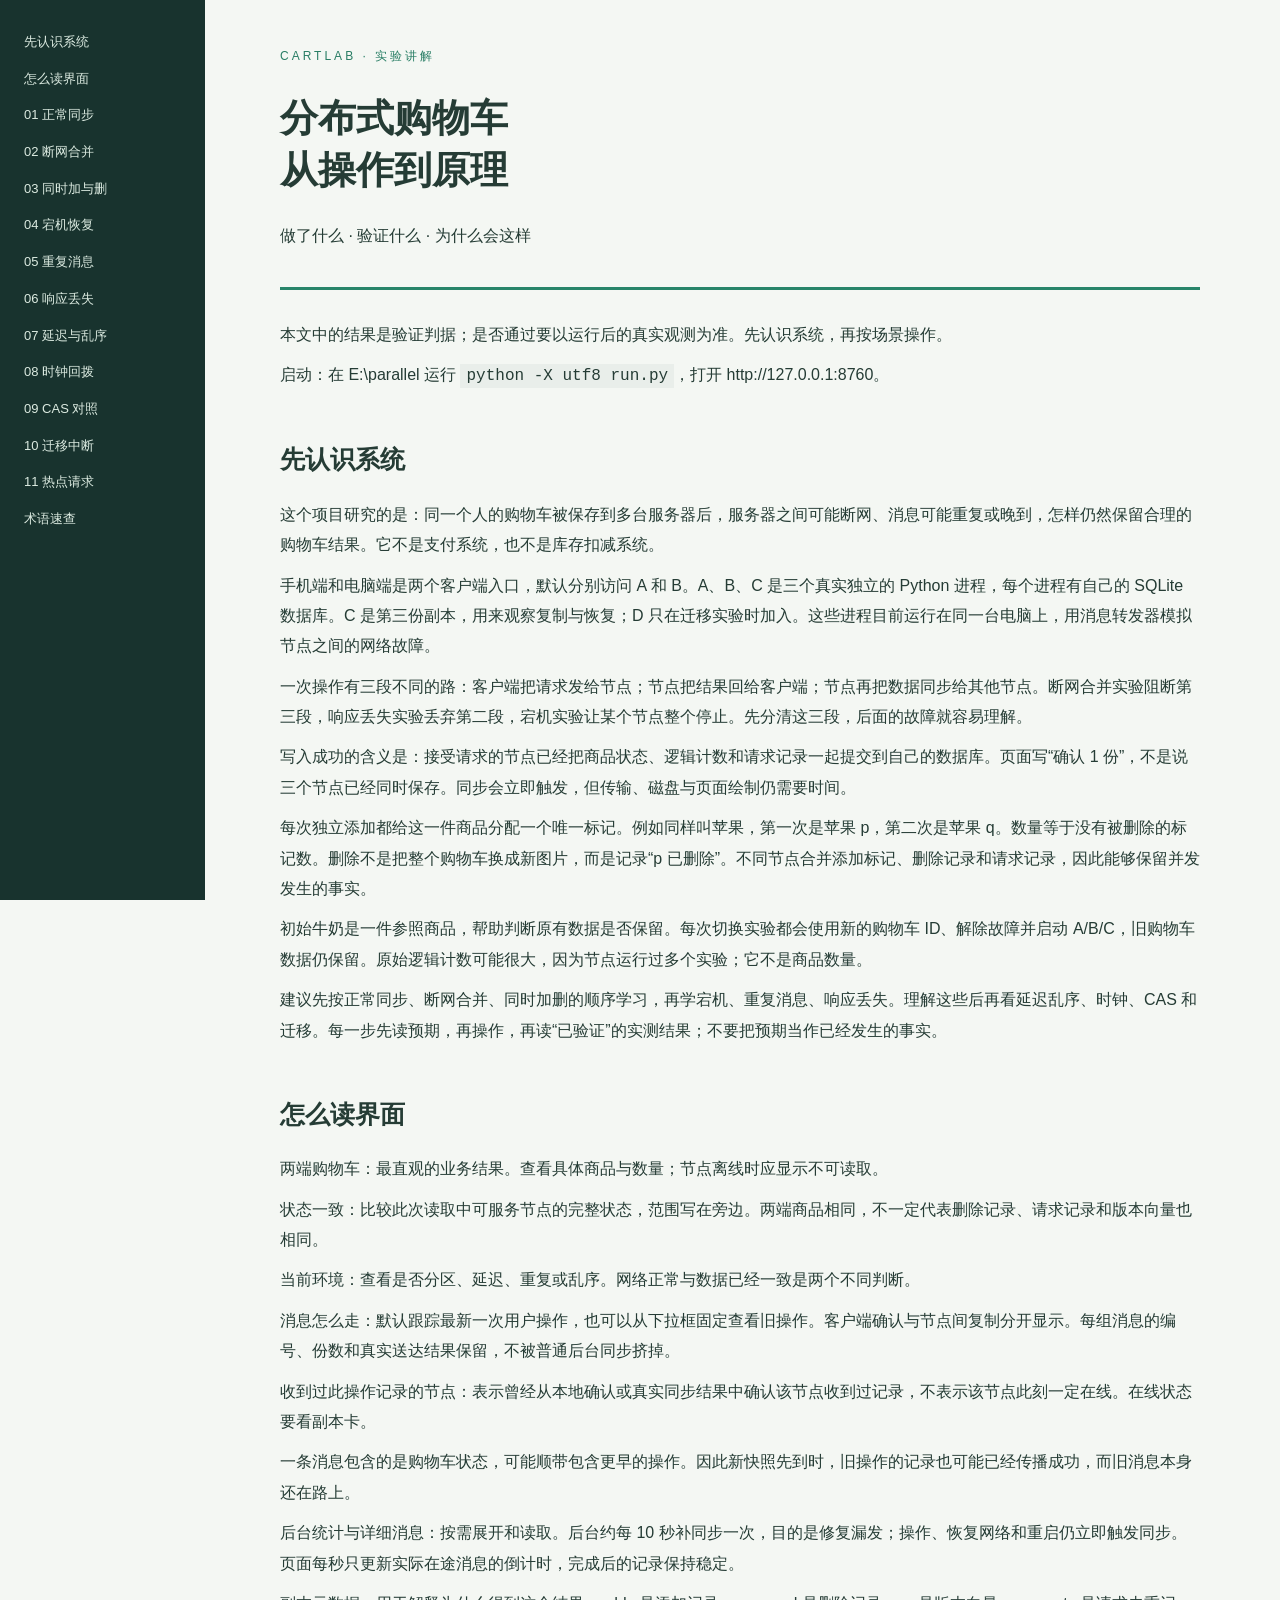
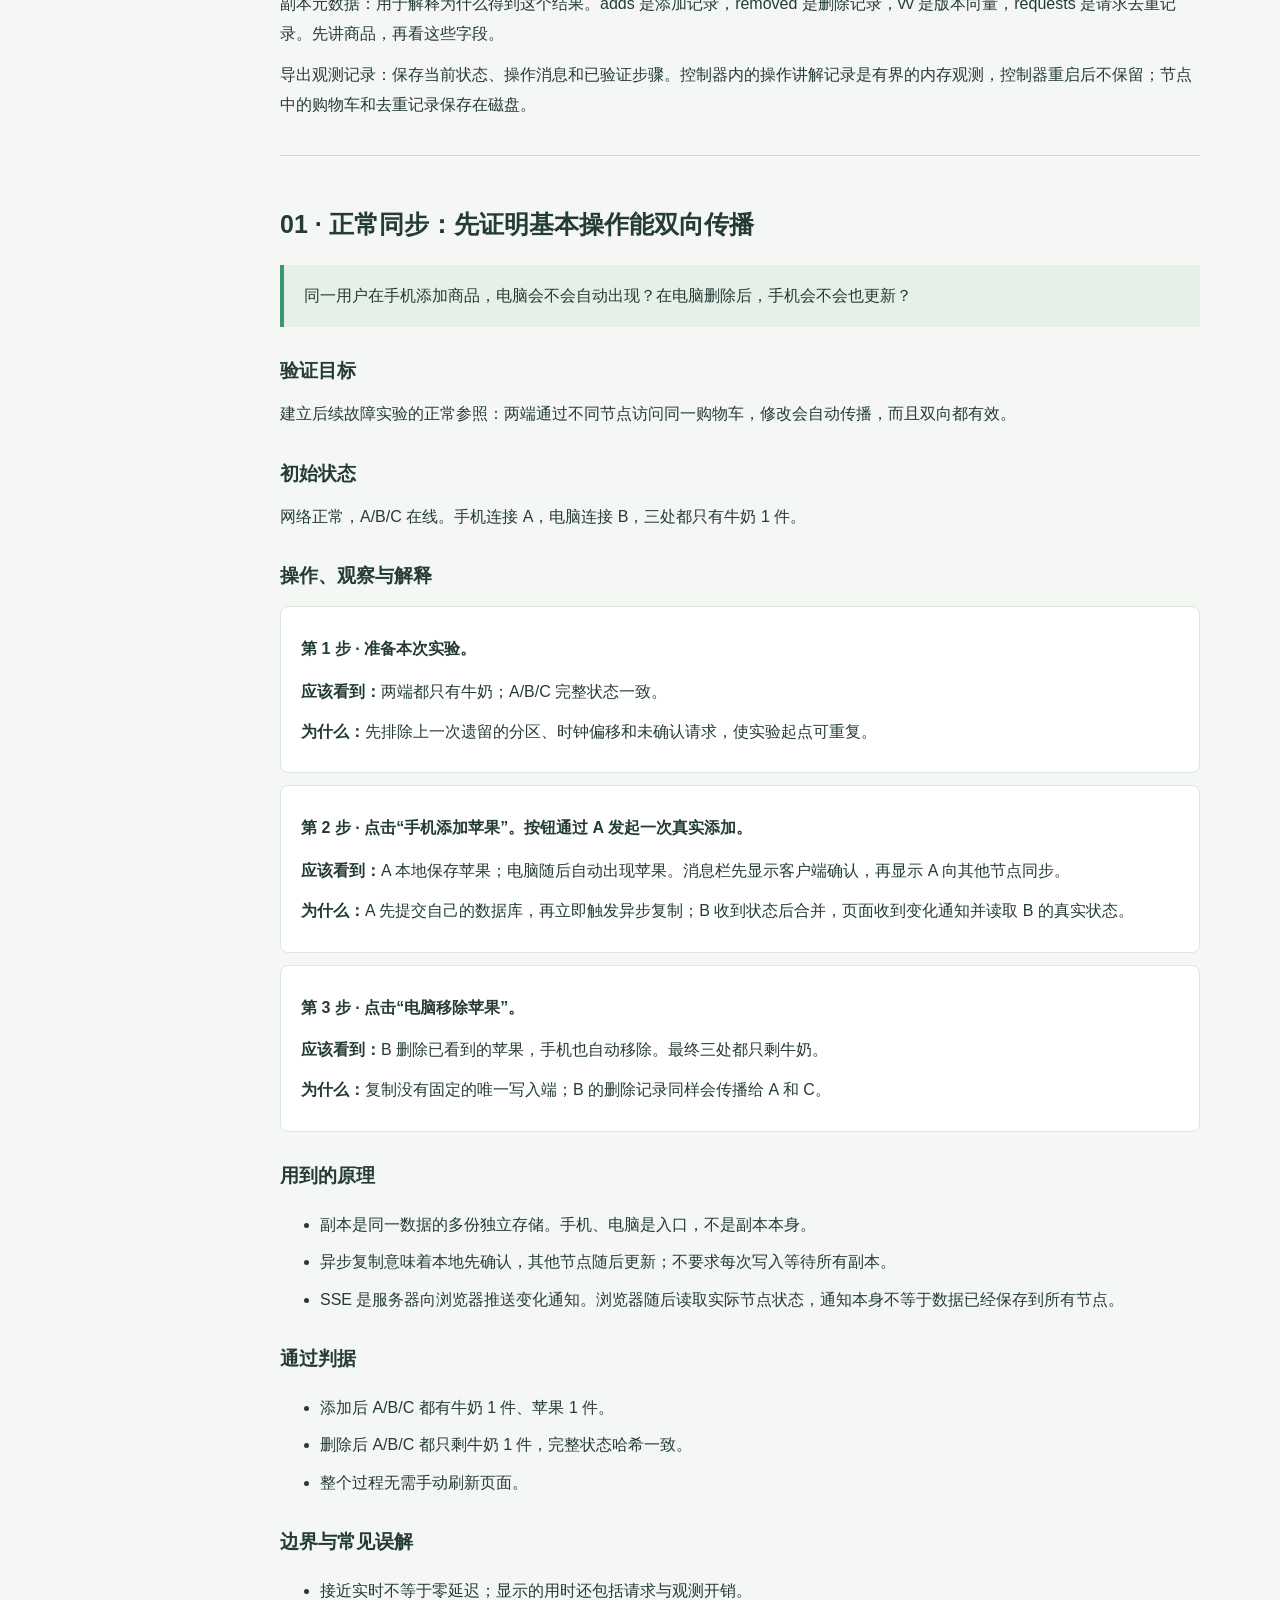
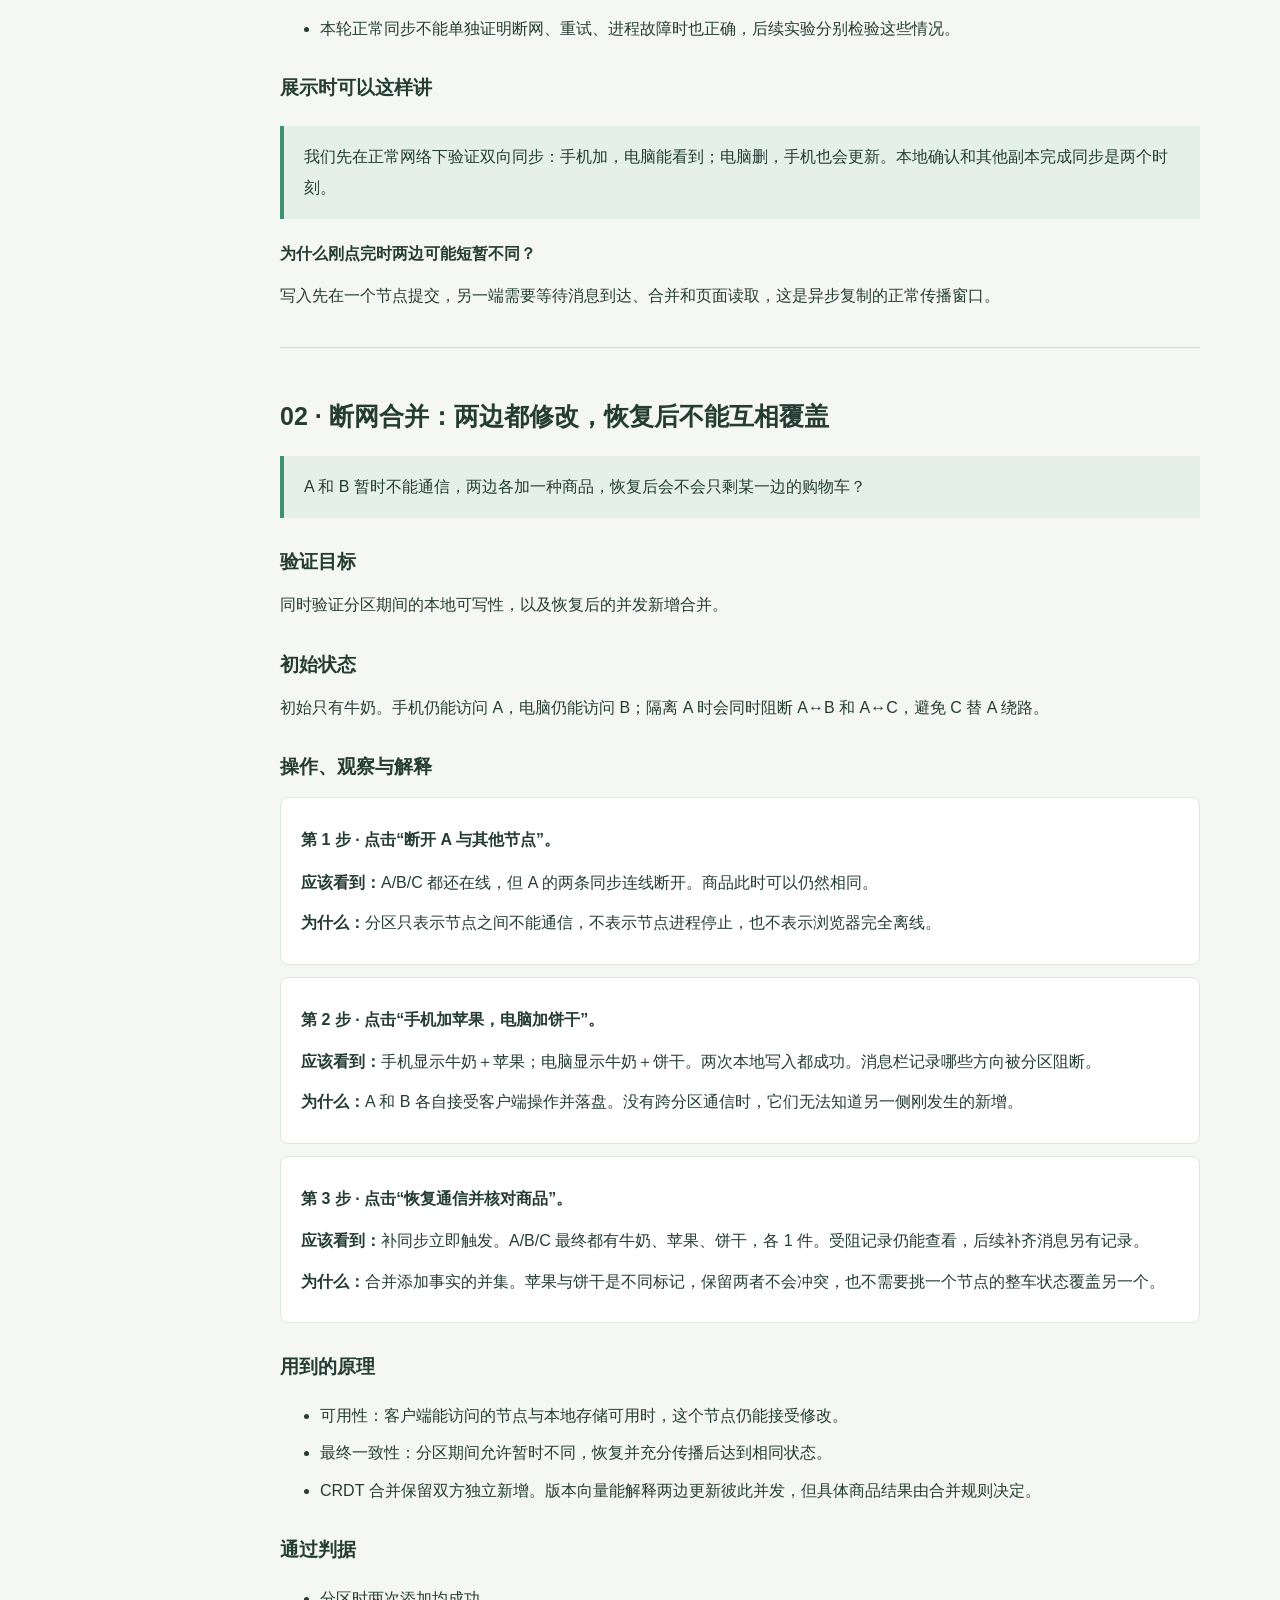
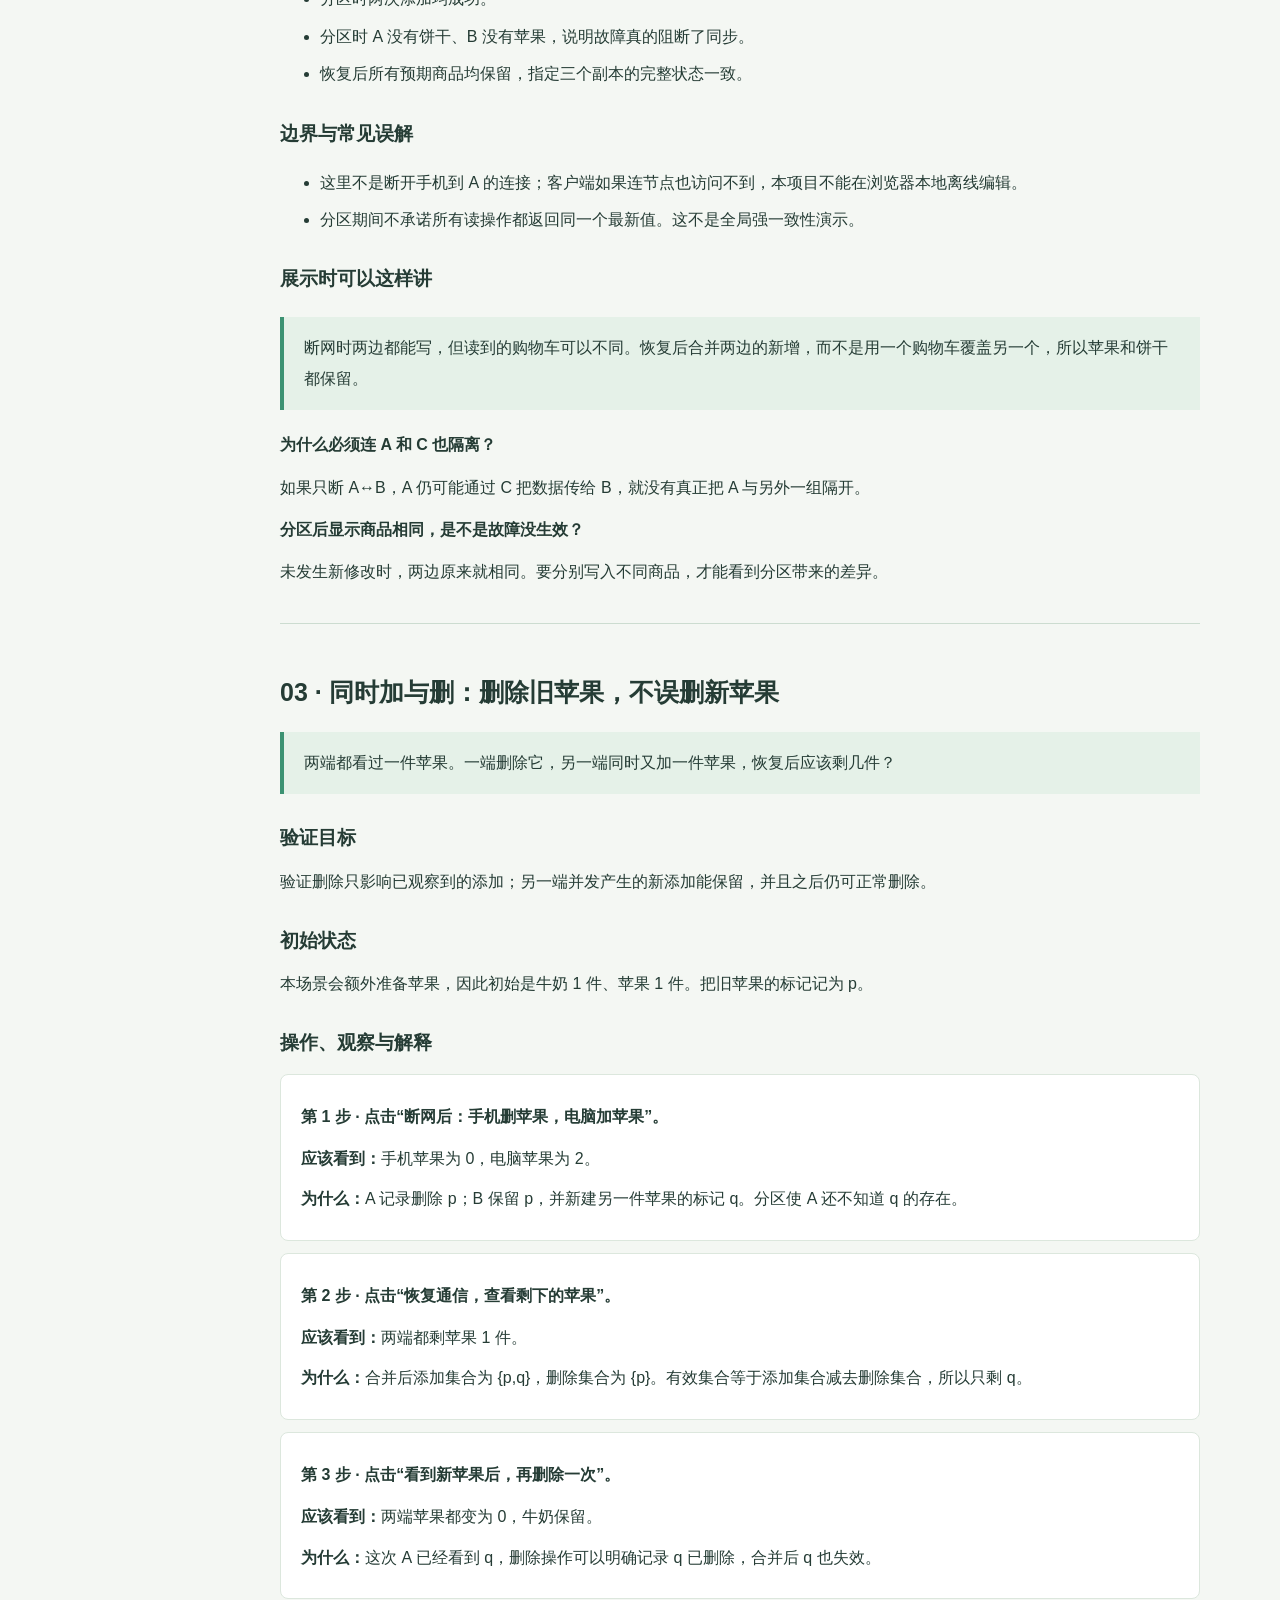
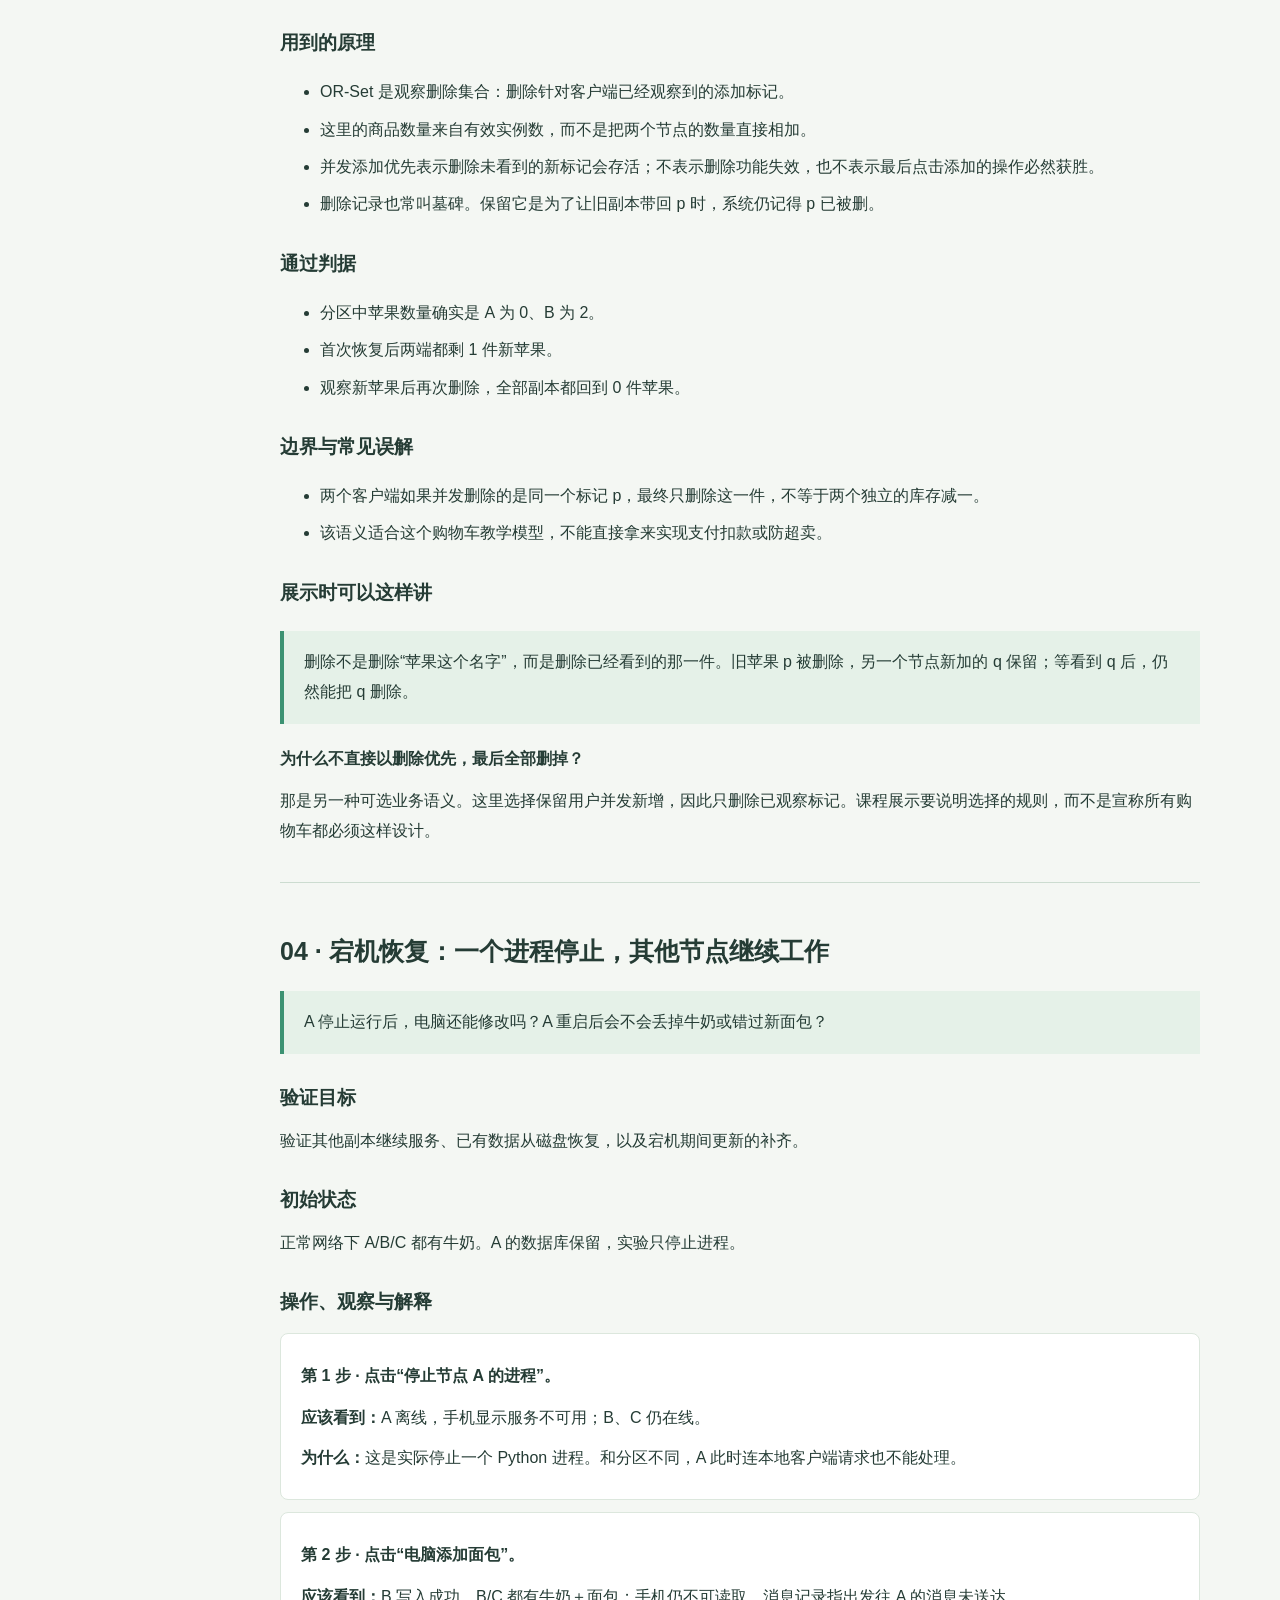
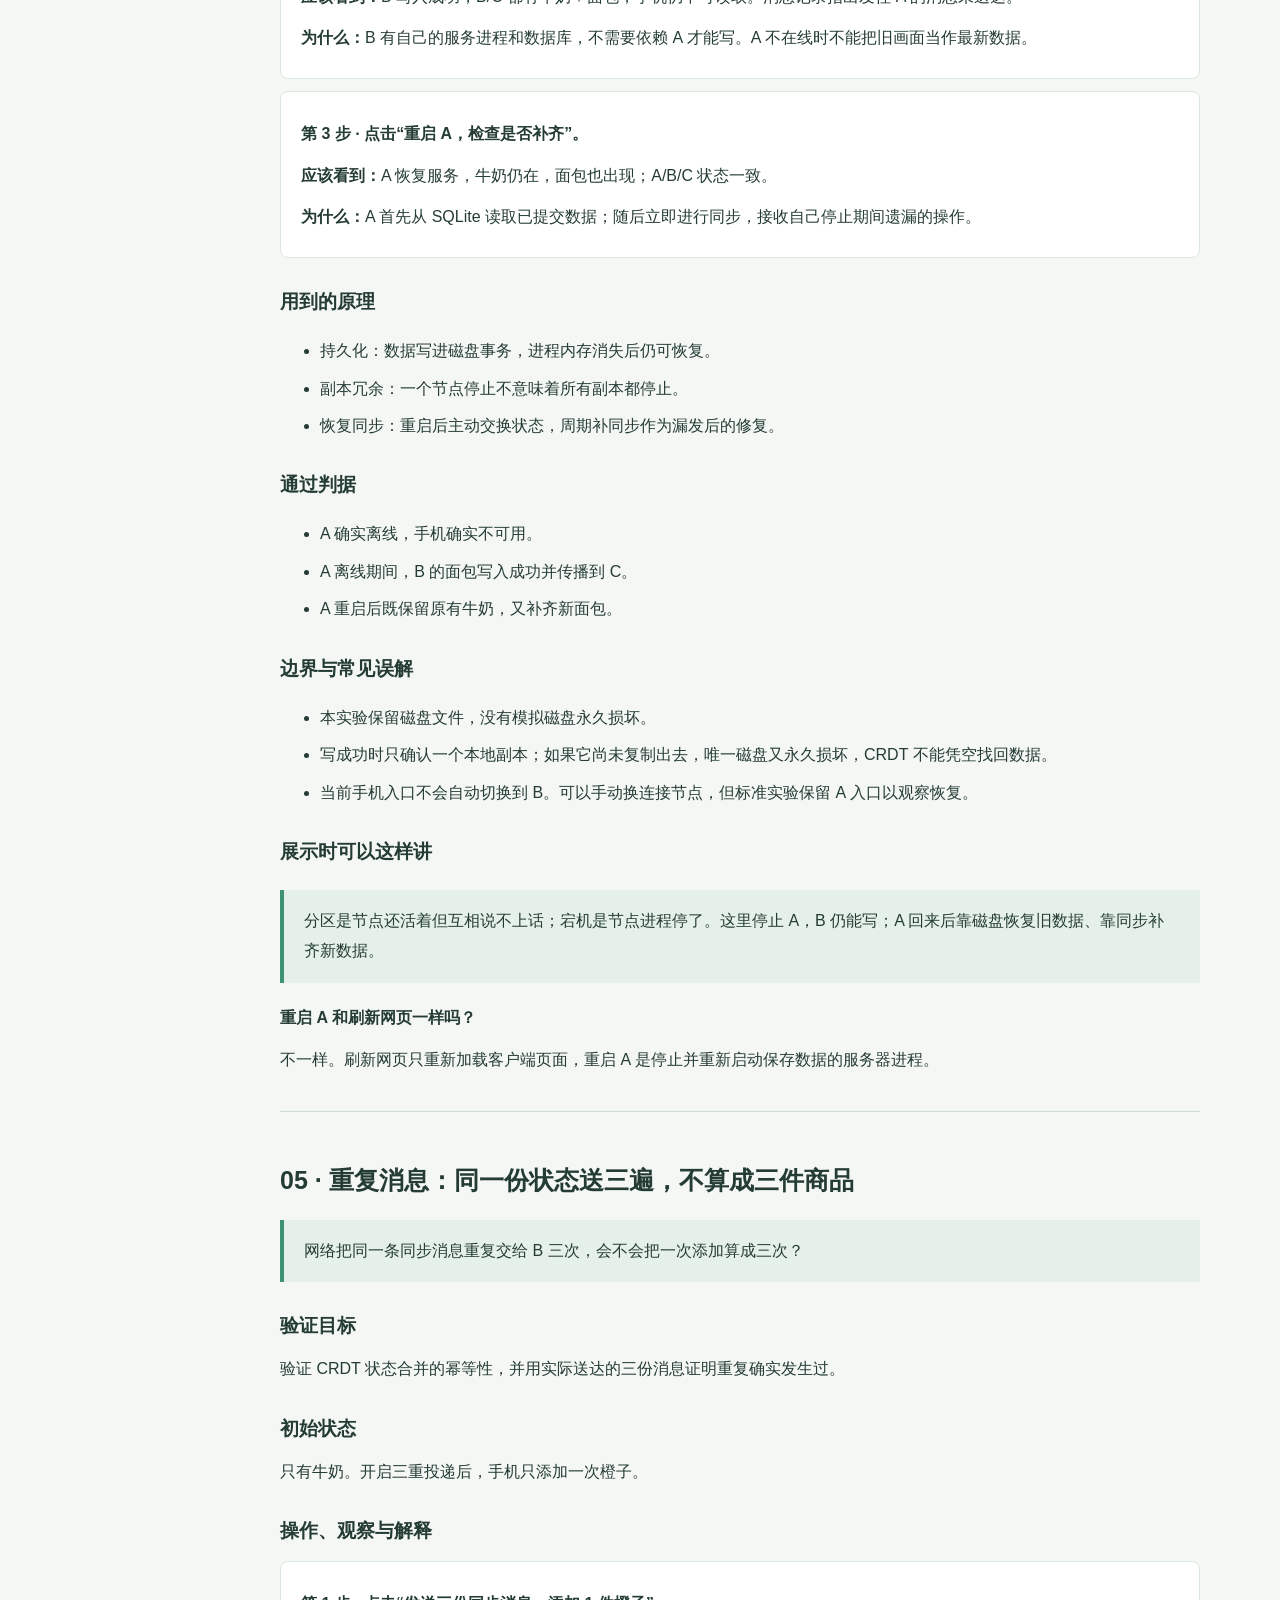
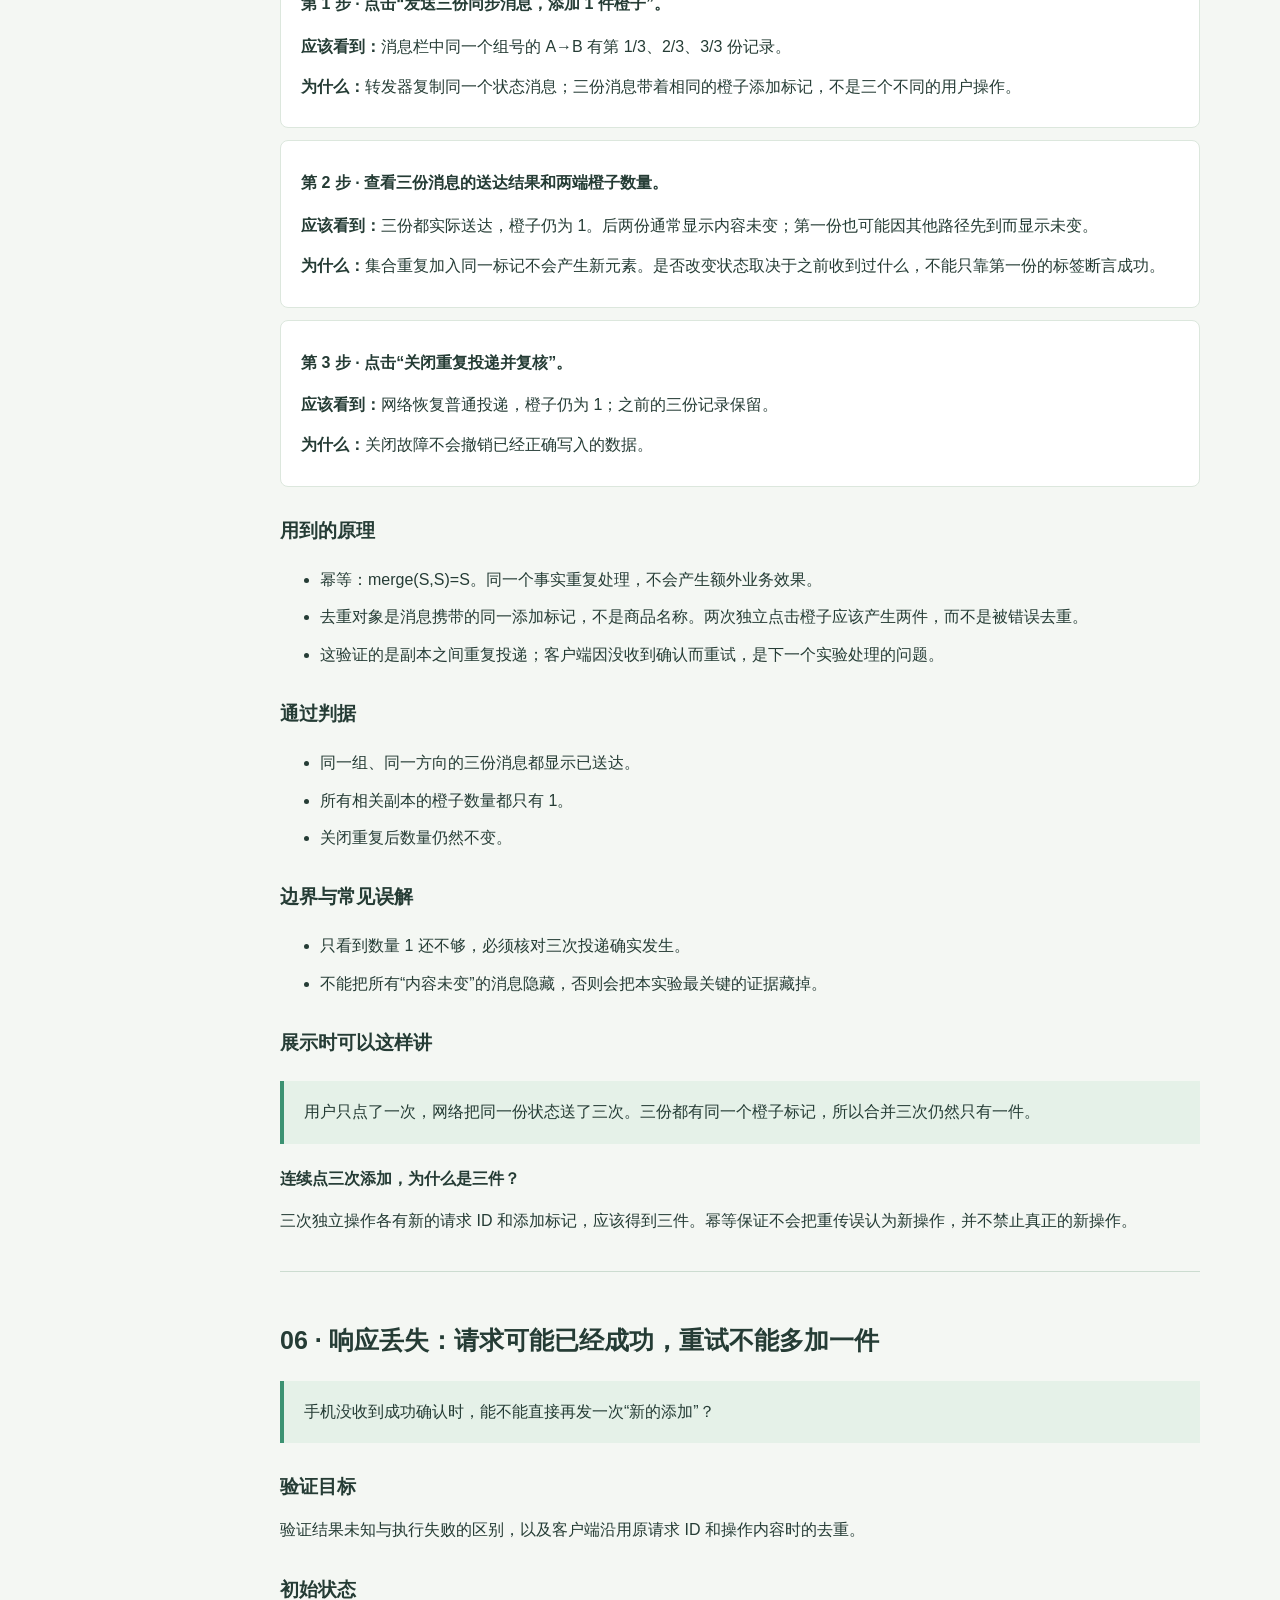
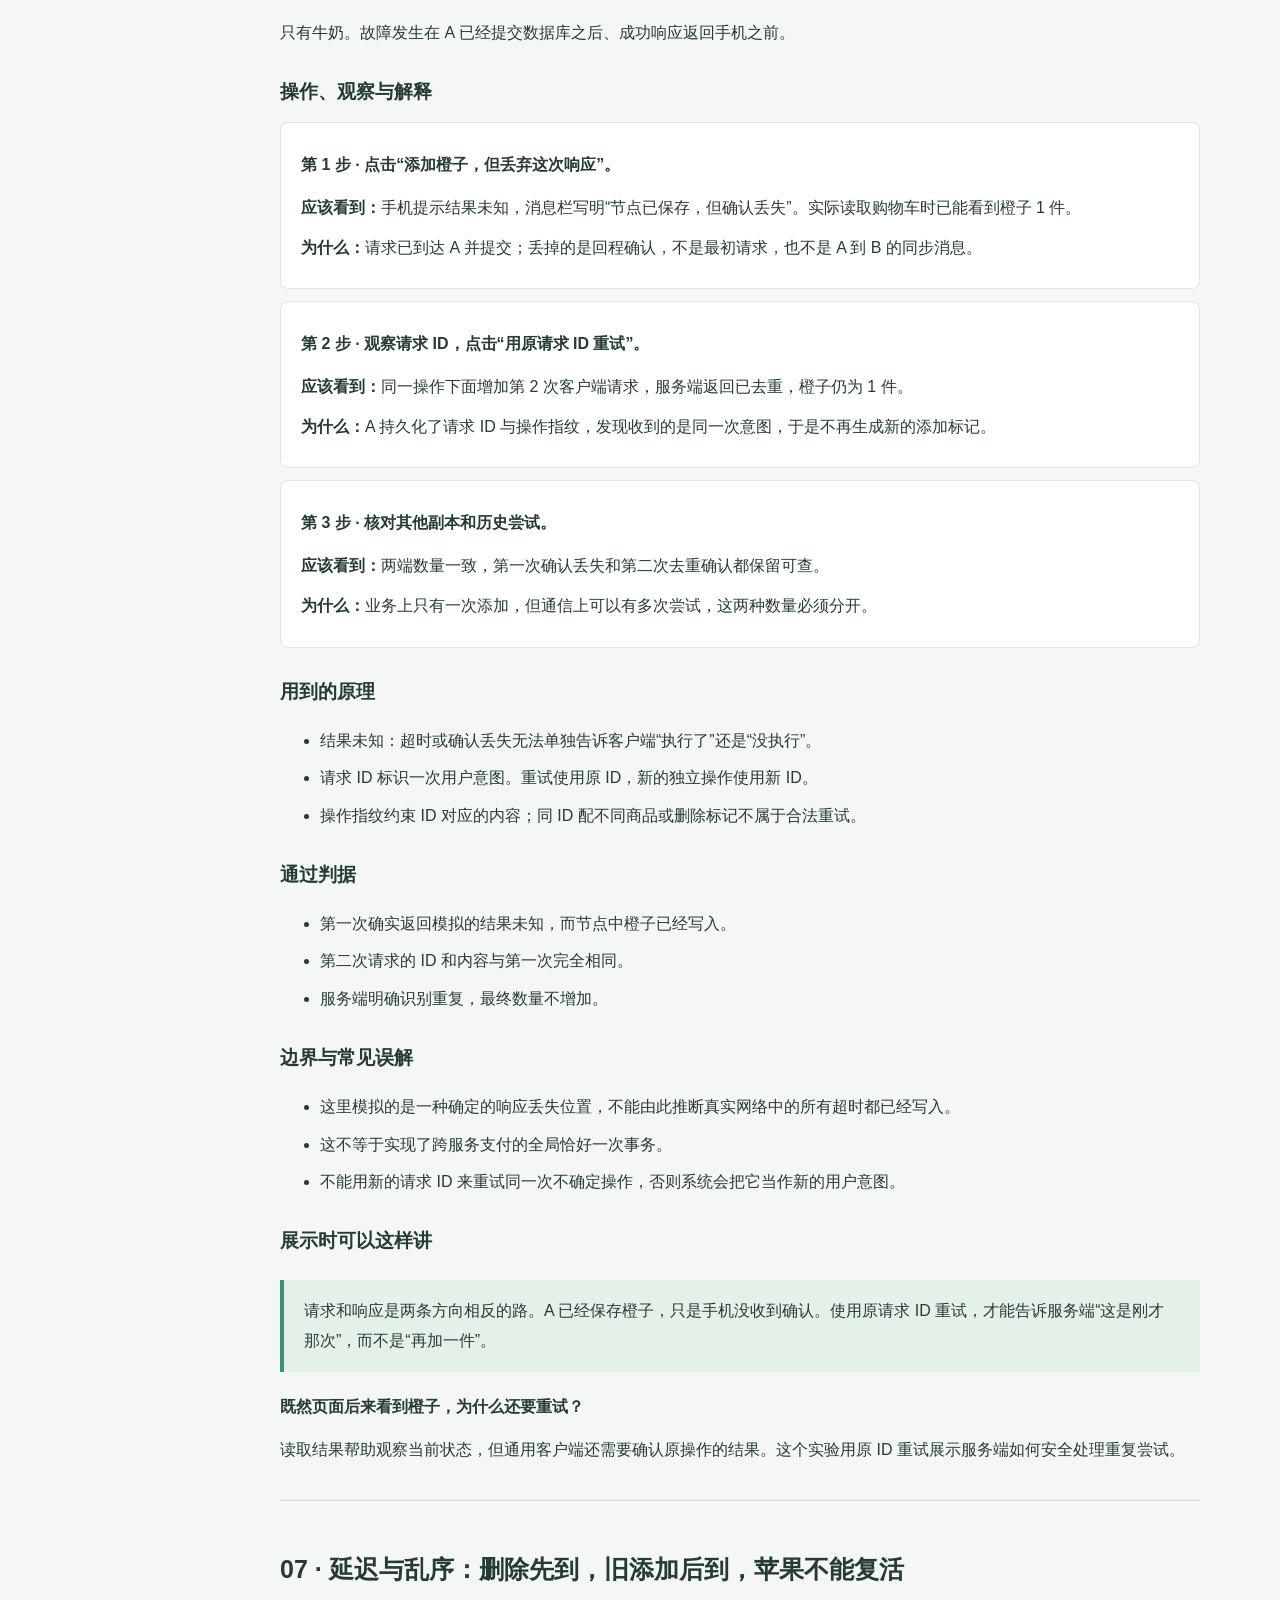
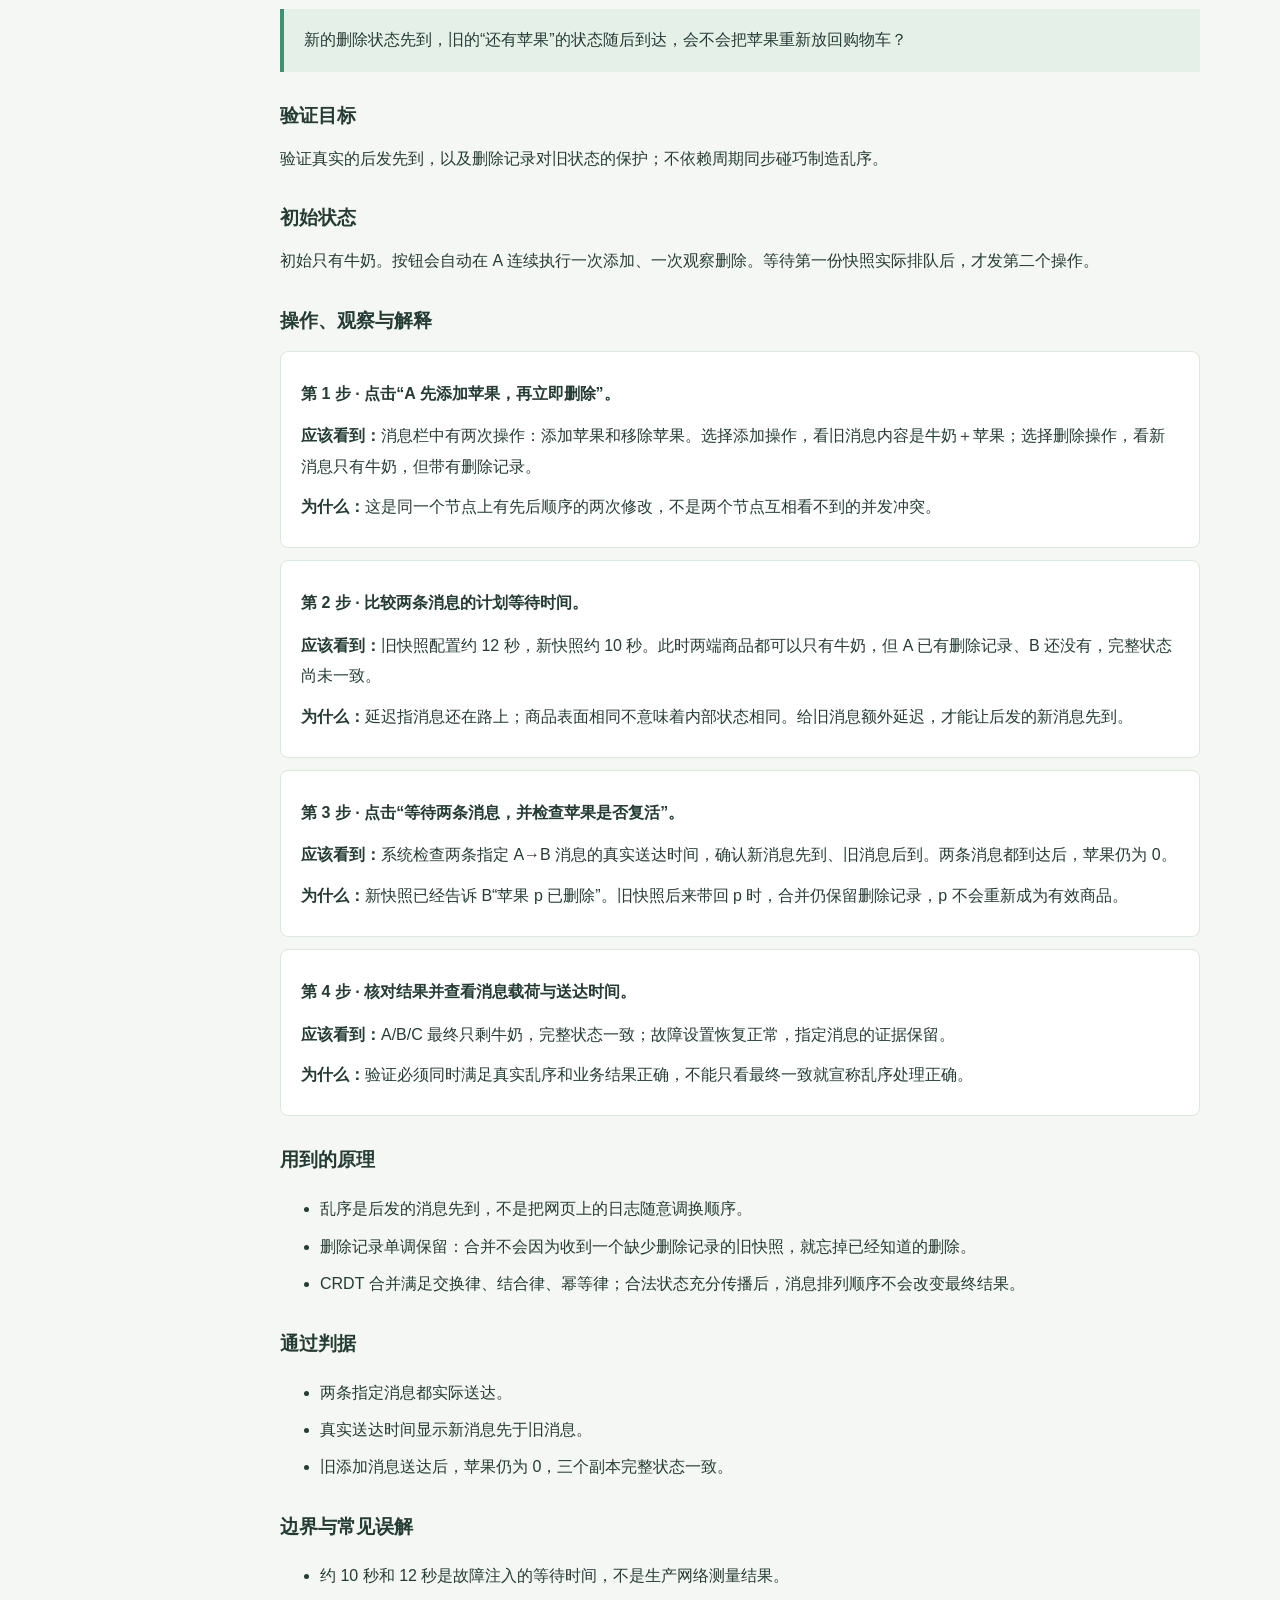
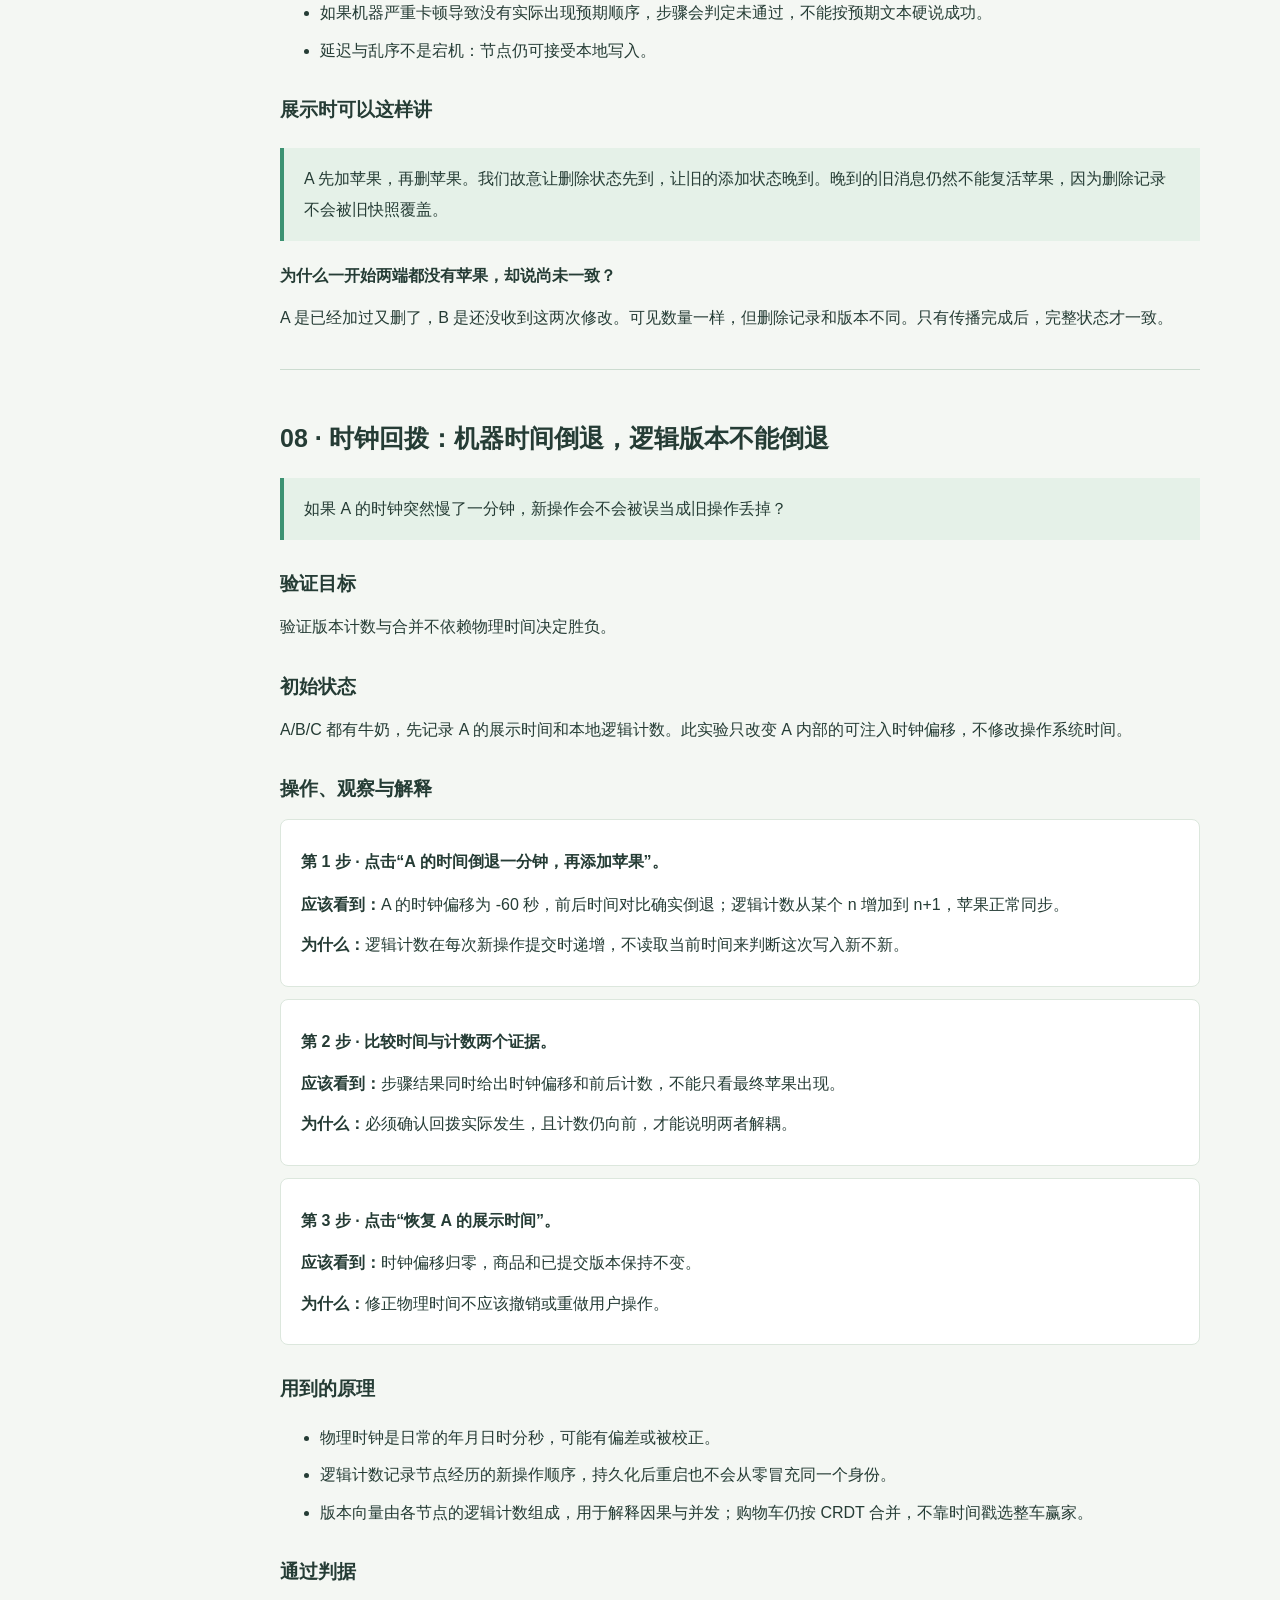
<file: docs/实验讲解详解.html>
<!doctype html><html lang='zh-CN'><head><meta charset='utf-8'><meta name='viewport' content='width=device-width,initial-scale=1'><title>CartLab · 实验讲解详解</title><style>
body{margin:0;font:16px/1.9 'Segoe UI','Microsoft YaHei',sans-serif;color:#253c35;background:#f4f7f3}
nav{position:fixed;width:205px;height:100vh;overflow:auto;padding:24px;box-sizing:border-box;background:#18332e}
nav a{display:block;color:#dcebe1;text-decoration:none;font-size:13px;padding:6px 0}main{max-width:920px;margin:0 auto 0 240px;padding:35px 40px 80px}
header{border-bottom:3px solid #278469;margin-bottom:30px;padding-bottom:25px}h1{font-size:38px;line-height:1.35}
.eyebrow{color:#287d64;letter-spacing:3px;font-size:12px}h2{font-size:25px;margin-top:50px;line-height:1.5;scroll-margin:20px}
h3{font-size:19px;margin:26px 0 9px}h4{font-size:16px;margin:12px 0}p{margin:10px 0}li{margin:7px 0}
.question,blockquote{background:#e5f1e8;border-left:4px solid #3c9272;padding:16px 20px;margin:20px 0}
.step{background:#fff;border:1px solid #dce7dd;border-radius:8px;padding:15px 20px;margin:12px 0}
table{border-collapse:collapse;width:100%;font-size:14px}th,td{border:1px solid #d5dfd7;text-align:left;padding:12px;vertical-align:top}th{background:#e7f0e8}
code{background:#e9eeea;padding:3px 6px;overflow-wrap:anywhere}.experiment{border-top:1px solid #ccdcd0;margin-top:35px}
@media(max-width:850px){nav{position:static;width:auto;height:auto;display:flex;flex-wrap:wrap;gap:8px 16px;padding:18px}main{margin:0;padding:24px}h1{font-size:30px}}
@media print{nav{display:none}body{background:white;color:#111;font-size:11pt}main{margin:0;padding:0;max-width:none}h2{break-before:page;margin-top:0}.step,blockquote,tr{break-inside:avoid}h3,h4{break-after:avoid}a{color:inherit}.experiment{border:0}.question{background:#f4f4f4}@page{size:A4;margin:18mm}}
</style></head><body><nav><a href='#start'>先认识系统</a><a href='#screen'>怎么读界面</a><a href='#normal'>01 正常同步</a><a href='#partition'>02 断网合并</a><a href='#conflict'>03 同时加与删</a><a href='#crash'>04 宕机恢复</a><a href='#duplicate'>05 重复消息</a><a href='#retry'>06 响应丢失</a><a href='#delay'>07 延迟与乱序</a><a href='#clock'>08 时钟回拨</a><a href='#cas'>09 CAS 对照</a><a href='#migration'>10 迁移中断</a><a href='#hotspot'>11 热点请求</a><a href='#terms'>术语速查</a></nav><main><header><p class='eyebrow'>CARTLAB · 实验讲解</p><h1>分布式购物车<br>从操作到原理</h1><p>做了什么 · 验证什么 · 为什么会这样</p></header>
<p>本文中的结果是验证判据；是否通过要以运行后的真实观测为准。先认识系统，再按场景操作。</p>
<p>启动：在 E:\parallel 运行 <code>python -X utf8 run.py</code>，打开 http://127.0.0.1:8760。</p>
<h2 id='start'>先认识系统</h2>
<p>这个项目研究的是：同一个人的购物车被保存到多台服务器后，服务器之间可能断网、消息可能重复或晚到，怎样仍然保留合理的购物车结果。它不是支付系统，也不是库存扣减系统。</p>
<p>手机端和电脑端是两个客户端入口，默认分别访问 A 和 B。A、B、C 是三个真实独立的 Python 进程，每个进程有自己的 SQLite 数据库。C 是第三份副本，用来观察复制与恢复；D 只在迁移实验时加入。这些进程目前运行在同一台电脑上，用消息转发器模拟节点之间的网络故障。</p>
<p>一次操作有三段不同的路：客户端把请求发给节点；节点把结果回给客户端；节点再把数据同步给其他节点。断网合并实验阻断第三段，响应丢失实验丢弃第二段，宕机实验让某个节点整个停止。先分清这三段，后面的故障就容易理解。</p>
<p>写入成功的含义是：接受请求的节点已经把商品状态、逻辑计数和请求记录一起提交到自己的数据库。页面写“确认 1 份”，不是说三个节点已经同时保存。同步会立即触发，但传输、磁盘与页面绘制仍需要时间。</p>
<p>每次独立添加都给这一件商品分配一个唯一标记。例如同样叫苹果，第一次是苹果 p，第二次是苹果 q。数量等于没有被删除的标记数。删除不是把整个购物车换成新图片，而是记录“p 已删除”。不同节点合并添加标记、删除记录和请求记录，因此能够保留并发发生的事实。</p>
<p>初始牛奶是一件参照商品，帮助判断原有数据是否保留。每次切换实验都会使用新的购物车 ID、解除故障并启动 A/B/C，旧购物车数据仍保留。原始逻辑计数可能很大，因为节点运行过多个实验；它不是商品数量。</p>
<p>建议先按正常同步、断网合并、同时加删的顺序学习，再学宕机、重复消息、响应丢失。理解这些后再看延迟乱序、时钟、CAS 和迁移。每一步先读预期，再操作，再读“已验证”的实测结果；不要把预期当作已经发生的事实。</p>
<h2 id='screen'>怎么读界面</h2>
<p>两端购物车：最直观的业务结果。查看具体商品与数量；节点离线时应显示不可读取。</p>
<p>状态一致：比较此次读取中可服务节点的完整状态，范围写在旁边。两端商品相同，不一定代表删除记录、请求记录和版本向量也相同。</p>
<p>当前环境：查看是否分区、延迟、重复或乱序。网络正常与数据已经一致是两个不同判断。</p>
<p>消息怎么走：默认跟踪最新一次用户操作，也可以从下拉框固定查看旧操作。客户端确认与节点间复制分开显示。每组消息的编号、份数和真实送达结果保留，不被普通后台同步挤掉。</p>
<p>收到过此操作记录的节点：表示曾经从本地确认或真实同步结果中确认该节点收到过记录，不表示该节点此刻一定在线。在线状态要看副本卡。</p>
<p>一条消息包含的是购物车状态，可能顺带包含更早的操作。因此新快照先到时，旧操作的记录也可能已经传播成功，而旧消息本身还在路上。</p>
<p>后台统计与详细消息：按需展开和读取。后台约每 10 秒补同步一次，目的是修复漏发；操作、恢复网络和重启仍立即触发同步。页面每秒只更新实际在途消息的倒计时，完成后的记录保持稳定。</p>
<p>副本元数据：用于解释为什么得到这个结果。adds 是添加记录，removed 是删除记录，vv 是版本向量，requests 是请求去重记录。先讲商品，再看这些字段。</p>
<p>导出观测记录：保存当前状态、操作消息和已验证步骤。控制器内的操作讲解记录是有界的内存观测，控制器重启后不保留；节点中的购物车和去重记录保存在磁盘。</p>
<section id='normal' class='experiment'><h2>01 · 正常同步：先证明基本操作能双向传播</h2><p class='question'>同一用户在手机添加商品，电脑会不会自动出现？在电脑删除后，手机会不会也更新？</p><h3>验证目标</h3><p>建立后续故障实验的正常参照：两端通过不同节点访问同一购物车，修改会自动传播，而且双向都有效。</p><h3>初始状态</h3><p>网络正常，A/B/C 在线。手机连接 A，电脑连接 B，三处都只有牛奶 1 件。</p><h3>操作、观察与解释</h3>
<div class='step'><h4>第 1 步 · 准备本次实验。</h4><p><b>应该看到：</b>两端都只有牛奶；A/B/C 完整状态一致。</p><p><b>为什么：</b>先排除上一次遗留的分区、时钟偏移和未确认请求，使实验起点可重复。</p></div>
<div class='step'><h4>第 2 步 · 点击“手机添加苹果”。按钮通过 A 发起一次真实添加。</h4><p><b>应该看到：</b>A 本地保存苹果；电脑随后自动出现苹果。消息栏先显示客户端确认，再显示 A 向其他节点同步。</p><p><b>为什么：</b>A 先提交自己的数据库，再立即触发异步复制；B 收到状态后合并，页面收到变化通知并读取 B 的真实状态。</p></div>
<div class='step'><h4>第 3 步 · 点击“电脑移除苹果”。</h4><p><b>应该看到：</b>B 删除已看到的苹果，手机也自动移除。最终三处都只剩牛奶。</p><p><b>为什么：</b>复制没有固定的唯一写入端；B 的删除记录同样会传播给 A 和 C。</p></div>
<h3>用到的原理</h3><ul>
<li>副本是同一数据的多份独立存储。手机、电脑是入口，不是副本本身。</li>
<li>异步复制意味着本地先确认，其他节点随后更新；不要求每次写入等待所有副本。</li>
<li>SSE 是服务器向浏览器推送变化通知。浏览器随后读取实际节点状态，通知本身不等于数据已经保存到所有节点。</li>
</ul>
<h3>通过判据</h3><ul>
<li>添加后 A/B/C 都有牛奶 1 件、苹果 1 件。</li>
<li>删除后 A/B/C 都只剩牛奶 1 件，完整状态哈希一致。</li>
<li>整个过程无需手动刷新页面。</li>
</ul>
<h3>边界与常见误解</h3><ul>
<li>接近实时不等于零延迟；显示的用时还包括请求与观测开销。</li>
<li>本轮正常同步不能单独证明断网、重试、进程故障时也正确，后续实验分别检验这些情况。</li>
</ul>
<h3>展示时可以这样讲</h3><blockquote>我们先在正常网络下验证双向同步：手机加，电脑能看到；电脑删，手机也会更新。本地确认和其他副本完成同步是两个时刻。</blockquote>
<h4>为什么刚点完时两边可能短暂不同？</h4><p>写入先在一个节点提交，另一端需要等待消息到达、合并和页面读取，这是异步复制的正常传播窗口。</p>
</section>
<section id='partition' class='experiment'><h2>02 · 断网合并：两边都修改，恢复后不能互相覆盖</h2><p class='question'>A 和 B 暂时不能通信，两边各加一种商品，恢复后会不会只剩某一边的购物车？</p><h3>验证目标</h3><p>同时验证分区期间的本地可写性，以及恢复后的并发新增合并。</p><h3>初始状态</h3><p>初始只有牛奶。手机仍能访问 A，电脑仍能访问 B；隔离 A 时会同时阻断 A↔B 和 A↔C，避免 C 替 A 绕路。</p><h3>操作、观察与解释</h3>
<div class='step'><h4>第 1 步 · 点击“断开 A 与其他节点”。</h4><p><b>应该看到：</b>A/B/C 都还在线，但 A 的两条同步连线断开。商品此时可以仍然相同。</p><p><b>为什么：</b>分区只表示节点之间不能通信，不表示节点进程停止，也不表示浏览器完全离线。</p></div>
<div class='step'><h4>第 2 步 · 点击“手机加苹果，电脑加饼干”。</h4><p><b>应该看到：</b>手机显示牛奶＋苹果；电脑显示牛奶＋饼干。两次本地写入都成功。消息栏记录哪些方向被分区阻断。</p><p><b>为什么：</b>A 和 B 各自接受客户端操作并落盘。没有跨分区通信时，它们无法知道另一侧刚发生的新增。</p></div>
<div class='step'><h4>第 3 步 · 点击“恢复通信并核对商品”。</h4><p><b>应该看到：</b>补同步立即触发。A/B/C 最终都有牛奶、苹果、饼干，各 1 件。受阻记录仍能查看，后续补齐消息另有记录。</p><p><b>为什么：</b>合并添加事实的并集。苹果与饼干是不同标记，保留两者不会冲突，也不需要挑一个节点的整车状态覆盖另一个。</p></div>
<h3>用到的原理</h3><ul>
<li>可用性：客户端能访问的节点与本地存储可用时，这个节点仍能接受修改。</li>
<li>最终一致性：分区期间允许暂时不同，恢复并充分传播后达到相同状态。</li>
<li>CRDT 合并保留双方独立新增。版本向量能解释两边更新彼此并发，但具体商品结果由合并规则决定。</li>
</ul>
<h3>通过判据</h3><ul>
<li>分区时两次添加均成功。</li>
<li>分区时 A 没有饼干、B 没有苹果，说明故障真的阻断了同步。</li>
<li>恢复后所有预期商品均保留，指定三个副本的完整状态一致。</li>
</ul>
<h3>边界与常见误解</h3><ul>
<li>这里不是断开手机到 A 的连接；客户端如果连节点也访问不到，本项目不能在浏览器本地离线编辑。</li>
<li>分区期间不承诺所有读操作都返回同一个最新值。这不是全局强一致性演示。</li>
</ul>
<h3>展示时可以这样讲</h3><blockquote>断网时两边都能写，但读到的购物车可以不同。恢复后合并两边的新增，而不是用一个购物车覆盖另一个，所以苹果和饼干都保留。</blockquote>
<h4>为什么必须连 A 和 C 也隔离？</h4><p>如果只断 A↔B，A 仍可能通过 C 把数据传给 B，就没有真正把 A 与另外一组隔开。</p>
<h4>分区后显示商品相同，是不是故障没生效？</h4><p>未发生新修改时，两边原来就相同。要分别写入不同商品，才能看到分区带来的差异。</p>
</section>
<section id='conflict' class='experiment'><h2>03 · 同时加与删：删除旧苹果，不误删新苹果</h2><p class='question'>两端都看过一件苹果。一端删除它，另一端同时又加一件苹果，恢复后应该剩几件？</p><h3>验证目标</h3><p>验证删除只影响已观察到的添加；另一端并发产生的新添加能保留，并且之后仍可正常删除。</p><h3>初始状态</h3><p>本场景会额外准备苹果，因此初始是牛奶 1 件、苹果 1 件。把旧苹果的标记记为 p。</p><h3>操作、观察与解释</h3>
<div class='step'><h4>第 1 步 · 点击“断网后：手机删苹果，电脑加苹果”。</h4><p><b>应该看到：</b>手机苹果为 0，电脑苹果为 2。</p><p><b>为什么：</b>A 记录删除 p；B 保留 p，并新建另一件苹果的标记 q。分区使 A 还不知道 q 的存在。</p></div>
<div class='step'><h4>第 2 步 · 点击“恢复通信，查看剩下的苹果”。</h4><p><b>应该看到：</b>两端都剩苹果 1 件。</p><p><b>为什么：</b>合并后添加集合为 {p,q}，删除集合为 {p}。有效集合等于添加集合减去删除集合，所以只剩 q。</p></div>
<div class='step'><h4>第 3 步 · 点击“看到新苹果后，再删除一次”。</h4><p><b>应该看到：</b>两端苹果都变为 0，牛奶保留。</p><p><b>为什么：</b>这次 A 已经看到 q，删除操作可以明确记录 q 已删除，合并后 q 也失效。</p></div>
<h3>用到的原理</h3><ul>
<li>OR-Set 是观察删除集合：删除针对客户端已经观察到的添加标记。</li>
<li>这里的商品数量来自有效实例数，而不是把两个节点的数量直接相加。</li>
<li>并发添加优先表示删除未看到的新标记会存活；不表示删除功能失效，也不表示最后点击添加的操作必然获胜。</li>
<li>删除记录也常叫墓碑。保留它是为了让旧副本带回 p 时，系统仍记得 p 已被删。</li>
</ul>
<h3>通过判据</h3><ul>
<li>分区中苹果数量确实是 A 为 0、B 为 2。</li>
<li>首次恢复后两端都剩 1 件新苹果。</li>
<li>观察新苹果后再次删除，全部副本都回到 0 件苹果。</li>
</ul>
<h3>边界与常见误解</h3><ul>
<li>两个客户端如果并发删除的是同一个标记 p，最终只删除这一件，不等于两个独立的库存减一。</li>
<li>该语义适合这个购物车教学模型，不能直接拿来实现支付扣款或防超卖。</li>
</ul>
<h3>展示时可以这样讲</h3><blockquote>删除不是删除“苹果这个名字”，而是删除已经看到的那一件。旧苹果 p 被删除，另一个节点新加的 q 保留；等看到 q 后，仍然能把 q 删除。</blockquote>
<h4>为什么不直接以删除优先，最后全部删掉？</h4><p>那是另一种可选业务语义。这里选择保留用户并发新增，因此只删除已观察标记。课程展示要说明选择的规则，而不是宣称所有购物车都必须这样设计。</p>
</section>
<section id='crash' class='experiment'><h2>04 · 宕机恢复：一个进程停止，其他节点继续工作</h2><p class='question'>A 停止运行后，电脑还能修改吗？A 重启后会不会丢掉牛奶或错过新面包？</p><h3>验证目标</h3><p>验证其他副本继续服务、已有数据从磁盘恢复，以及宕机期间更新的补齐。</p><h3>初始状态</h3><p>正常网络下 A/B/C 都有牛奶。A 的数据库保留，实验只停止进程。</p><h3>操作、观察与解释</h3>
<div class='step'><h4>第 1 步 · 点击“停止节点 A 的进程”。</h4><p><b>应该看到：</b>A 离线，手机显示服务不可用；B、C 仍在线。</p><p><b>为什么：</b>这是实际停止一个 Python 进程。和分区不同，A 此时连本地客户端请求也不能处理。</p></div>
<div class='step'><h4>第 2 步 · 点击“电脑添加面包”。</h4><p><b>应该看到：</b>B 写入成功，B/C 都有牛奶＋面包；手机仍不可读取。消息记录指出发往 A 的消息未送达。</p><p><b>为什么：</b>B 有自己的服务进程和数据库，不需要依赖 A 才能写。A 不在线时不能把旧画面当作最新数据。</p></div>
<div class='step'><h4>第 3 步 · 点击“重启 A，检查是否补齐”。</h4><p><b>应该看到：</b>A 恢复服务，牛奶仍在，面包也出现；A/B/C 状态一致。</p><p><b>为什么：</b>A 首先从 SQLite 读取已提交数据；随后立即进行同步，接收自己停止期间遗漏的操作。</p></div>
<h3>用到的原理</h3><ul>
<li>持久化：数据写进磁盘事务，进程内存消失后仍可恢复。</li>
<li>副本冗余：一个节点停止不意味着所有副本都停止。</li>
<li>恢复同步：重启后主动交换状态，周期补同步作为漏发后的修复。</li>
</ul>
<h3>通过判据</h3><ul>
<li>A 确实离线，手机确实不可用。</li>
<li>A 离线期间，B 的面包写入成功并传播到 C。</li>
<li>A 重启后既保留原有牛奶，又补齐新面包。</li>
</ul>
<h3>边界与常见误解</h3><ul>
<li>本实验保留磁盘文件，没有模拟磁盘永久损坏。</li>
<li>写成功时只确认一个本地副本；如果它尚未复制出去，唯一磁盘又永久损坏，CRDT 不能凭空找回数据。</li>
<li>当前手机入口不会自动切换到 B。可以手动换连接节点，但标准实验保留 A 入口以观察恢复。</li>
</ul>
<h3>展示时可以这样讲</h3><blockquote>分区是节点还活着但互相说不上话；宕机是节点进程停了。这里停止 A，B 仍能写；A 回来后靠磁盘恢复旧数据、靠同步补齐新数据。</blockquote>
<h4>重启 A 和刷新网页一样吗？</h4><p>不一样。刷新网页只重新加载客户端页面，重启 A 是停止并重新启动保存数据的服务器进程。</p>
</section>
<section id='duplicate' class='experiment'><h2>05 · 重复消息：同一份状态送三遍，不算成三件商品</h2><p class='question'>网络把同一条同步消息重复交给 B 三次，会不会把一次添加算成三次？</p><h3>验证目标</h3><p>验证 CRDT 状态合并的幂等性，并用实际送达的三份消息证明重复确实发生过。</p><h3>初始状态</h3><p>只有牛奶。开启三重投递后，手机只添加一次橙子。</p><h3>操作、观察与解释</h3>
<div class='step'><h4>第 1 步 · 点击“发送三份同步消息，添加 1 件橙子”。</h4><p><b>应该看到：</b>消息栏中同一个组号的 A→B 有第 1/3、2/3、3/3 份记录。</p><p><b>为什么：</b>转发器复制同一个状态消息；三份消息带着相同的橙子添加标记，不是三个不同的用户操作。</p></div>
<div class='step'><h4>第 2 步 · 查看三份消息的送达结果和两端橙子数量。</h4><p><b>应该看到：</b>三份都实际送达，橙子仍为 1。后两份通常显示内容未变；第一份也可能因其他路径先到而显示未变。</p><p><b>为什么：</b>集合重复加入同一标记不会产生新元素。是否改变状态取决于之前收到过什么，不能只靠第一份的标签断言成功。</p></div>
<div class='step'><h4>第 3 步 · 点击“关闭重复投递并复核”。</h4><p><b>应该看到：</b>网络恢复普通投递，橙子仍为 1；之前的三份记录保留。</p><p><b>为什么：</b>关闭故障不会撤销已经正确写入的数据。</p></div>
<h3>用到的原理</h3><ul>
<li>幂等：merge(S,S)=S。同一个事实重复处理，不会产生额外业务效果。</li>
<li>去重对象是消息携带的同一添加标记，不是商品名称。两次独立点击橙子应该产生两件，而不是被错误去重。</li>
<li>这验证的是副本之间重复投递；客户端因没收到确认而重试，是下一个实验处理的问题。</li>
</ul>
<h3>通过判据</h3><ul>
<li>同一组、同一方向的三份消息都显示已送达。</li>
<li>所有相关副本的橙子数量都只有 1。</li>
<li>关闭重复后数量仍然不变。</li>
</ul>
<h3>边界与常见误解</h3><ul>
<li>只看到数量 1 还不够，必须核对三次投递确实发生。</li>
<li>不能把所有“内容未变”的消息隐藏，否则会把本实验最关键的证据藏掉。</li>
</ul>
<h3>展示时可以这样讲</h3><blockquote>用户只点了一次，网络把同一份状态送了三次。三份都有同一个橙子标记，所以合并三次仍然只有一件。</blockquote>
<h4>连续点三次添加，为什么是三件？</h4><p>三次独立操作各有新的请求 ID 和添加标记，应该得到三件。幂等保证不会把重传误认为新操作，并不禁止真正的新操作。</p>
</section>
<section id='retry' class='experiment'><h2>06 · 响应丢失：请求可能已经成功，重试不能多加一件</h2><p class='question'>手机没收到成功确认时，能不能直接再发一次“新的添加”？</p><h3>验证目标</h3><p>验证结果未知与执行失败的区别，以及客户端沿用原请求 ID 和操作内容时的去重。</p><h3>初始状态</h3><p>只有牛奶。故障发生在 A 已经提交数据库之后、成功响应返回手机之前。</p><h3>操作、观察与解释</h3>
<div class='step'><h4>第 1 步 · 点击“添加橙子，但丢弃这次响应”。</h4><p><b>应该看到：</b>手机提示结果未知，消息栏写明“节点已保存，但确认丢失”。实际读取购物车时已能看到橙子 1 件。</p><p><b>为什么：</b>请求已到达 A 并提交；丢掉的是回程确认，不是最初请求，也不是 A 到 B 的同步消息。</p></div>
<div class='step'><h4>第 2 步 · 观察请求 ID，点击“用原请求 ID 重试”。</h4><p><b>应该看到：</b>同一操作下面增加第 2 次客户端请求，服务端返回已去重，橙子仍为 1 件。</p><p><b>为什么：</b>A 持久化了请求 ID 与操作指纹，发现收到的是同一次意图，于是不再生成新的添加标记。</p></div>
<div class='step'><h4>第 3 步 · 核对其他副本和历史尝试。</h4><p><b>应该看到：</b>两端数量一致，第一次确认丢失和第二次去重确认都保留可查。</p><p><b>为什么：</b>业务上只有一次添加，但通信上可以有多次尝试，这两种数量必须分开。</p></div>
<h3>用到的原理</h3><ul>
<li>结果未知：超时或确认丢失无法单独告诉客户端“执行了”还是“没执行”。</li>
<li>请求 ID 标识一次用户意图。重试使用原 ID，新的独立操作使用新 ID。</li>
<li>操作指纹约束 ID 对应的内容；同 ID 配不同商品或删除标记不属于合法重试。</li>
</ul>
<h3>通过判据</h3><ul>
<li>第一次确实返回模拟的结果未知，而节点中橙子已经写入。</li>
<li>第二次请求的 ID 和内容与第一次完全相同。</li>
<li>服务端明确识别重复，最终数量不增加。</li>
</ul>
<h3>边界与常见误解</h3><ul>
<li>这里模拟的是一种确定的响应丢失位置，不能由此推断真实网络中的所有超时都已经写入。</li>
<li>这不等于实现了跨服务支付的全局恰好一次事务。</li>
<li>不能用新的请求 ID 来重试同一次不确定操作，否则系统会把它当作新的用户意图。</li>
</ul>
<h3>展示时可以这样讲</h3><blockquote>请求和响应是两条方向相反的路。A 已经保存橙子，只是手机没收到确认。使用原请求 ID 重试，才能告诉服务端“这是刚才那次”，而不是“再加一件”。</blockquote>
<h4>既然页面后来看到橙子，为什么还要重试？</h4><p>读取结果帮助观察当前状态，但通用客户端还需要确认原操作的结果。这个实验用原 ID 重试展示服务端如何安全处理重复尝试。</p>
</section>
<section id='delay' class='experiment'><h2>07 · 延迟与乱序：删除先到，旧添加后到，苹果不能复活</h2><p class='question'>新的删除状态先到，旧的“还有苹果”的状态随后到达，会不会把苹果重新放回购物车？</p><h3>验证目标</h3><p>验证真实的后发先到，以及删除记录对旧状态的保护；不依赖周期同步碰巧制造乱序。</p><h3>初始状态</h3><p>初始只有牛奶。按钮会自动在 A 连续执行一次添加、一次观察删除。等待第一份快照实际排队后，才发第二个操作。</p><h3>操作、观察与解释</h3>
<div class='step'><h4>第 1 步 · 点击“A 先添加苹果，再立即删除”。</h4><p><b>应该看到：</b>消息栏中有两次操作：添加苹果和移除苹果。选择添加操作，看旧消息内容是牛奶＋苹果；选择删除操作，看新消息只有牛奶，但带有删除记录。</p><p><b>为什么：</b>这是同一个节点上有先后顺序的两次修改，不是两个节点互相看不到的并发冲突。</p></div>
<div class='step'><h4>第 2 步 · 比较两条消息的计划等待时间。</h4><p><b>应该看到：</b>旧快照配置约 12 秒，新快照约 10 秒。此时两端商品都可以只有牛奶，但 A 已有删除记录、B 还没有，完整状态尚未一致。</p><p><b>为什么：</b>延迟指消息还在路上；商品表面相同不意味着内部状态相同。给旧消息额外延迟，才能让后发的新消息先到。</p></div>
<div class='step'><h4>第 3 步 · 点击“等待两条消息，并检查苹果是否复活”。</h4><p><b>应该看到：</b>系统检查两条指定 A→B 消息的真实送达时间，确认新消息先到、旧消息后到。两条消息都到达后，苹果仍为 0。</p><p><b>为什么：</b>新快照已经告诉 B“苹果 p 已删除”。旧快照后来带回 p 时，合并仍保留删除记录，p 不会重新成为有效商品。</p></div>
<div class='step'><h4>第 4 步 · 核对结果并查看消息载荷与送达时间。</h4><p><b>应该看到：</b>A/B/C 最终只剩牛奶，完整状态一致；故障设置恢复正常，指定消息的证据保留。</p><p><b>为什么：</b>验证必须同时满足真实乱序和业务结果正确，不能只看最终一致就宣称乱序处理正确。</p></div>
<h3>用到的原理</h3><ul>
<li>乱序是后发的消息先到，不是把网页上的日志随意调换顺序。</li>
<li>删除记录单调保留：合并不会因为收到一个缺少删除记录的旧快照，就忘掉已经知道的删除。</li>
<li>CRDT 合并满足交换律、结合律、幂等律；合法状态充分传播后，消息排列顺序不会改变最终结果。</li>
</ul>
<h3>通过判据</h3><ul>
<li>两条指定消息都实际送达。</li>
<li>真实送达时间显示新消息先于旧消息。</li>
<li>旧添加消息送达后，苹果仍为 0，三个副本完整状态一致。</li>
</ul>
<h3>边界与常见误解</h3><ul>
<li>约 10 秒和 12 秒是故障注入的等待时间，不是生产网络测量结果。</li>
<li>如果机器严重卡顿导致没有实际出现预期顺序，步骤会判定未通过，不能按预期文本硬说成功。</li>
<li>延迟与乱序不是宕机：节点仍可接受本地写入。</li>
</ul>
<h3>展示时可以这样讲</h3><blockquote>A 先加苹果，再删苹果。我们故意让删除状态先到，让旧的添加状态晚到。晚到的旧消息仍然不能复活苹果，因为删除记录不会被旧快照覆盖。</blockquote>
<h4>为什么一开始两端都没有苹果，却说尚未一致？</h4><p>A 是已经加过又删了，B 是还没收到这两次修改。可见数量一样，但删除记录和版本不同。只有传播完成后，完整状态才一致。</p>
</section>
<section id='clock' class='experiment'><h2>08 · 时钟回拨：机器时间倒退，逻辑版本不能倒退</h2><p class='question'>如果 A 的时钟突然慢了一分钟，新操作会不会被误当成旧操作丢掉？</p><h3>验证目标</h3><p>验证版本计数与合并不依赖物理时间决定胜负。</p><h3>初始状态</h3><p>A/B/C 都有牛奶，先记录 A 的展示时间和本地逻辑计数。此实验只改变 A 内部的可注入时钟偏移，不修改操作系统时间。</p><h3>操作、观察与解释</h3>
<div class='step'><h4>第 1 步 · 点击“A 的时间倒退一分钟，再添加苹果”。</h4><p><b>应该看到：</b>A 的时钟偏移为 -60 秒，前后时间对比确实倒退；逻辑计数从某个 n 增加到 n+1，苹果正常同步。</p><p><b>为什么：</b>逻辑计数在每次新操作提交时递增，不读取当前时间来判断这次写入新不新。</p></div>
<div class='step'><h4>第 2 步 · 比较时间与计数两个证据。</h4><p><b>应该看到：</b>步骤结果同时给出时钟偏移和前后计数，不能只看最终苹果出现。</p><p><b>为什么：</b>必须确认回拨实际发生，且计数仍向前，才能说明两者解耦。</p></div>
<div class='step'><h4>第 3 步 · 点击“恢复 A 的展示时间”。</h4><p><b>应该看到：</b>时钟偏移归零，商品和已提交版本保持不变。</p><p><b>为什么：</b>修正物理时间不应该撤销或重做用户操作。</p></div>
<h3>用到的原理</h3><ul>
<li>物理时钟是日常的年月日时分秒，可能有偏差或被校正。</li>
<li>逻辑计数记录节点经历的新操作顺序，持久化后重启也不会从零冒充同一个身份。</li>
<li>版本向量由各节点的逻辑计数组成，用于解释因果与并发；购物车仍按 CRDT 合并，不靠时间戳选整车赢家。</li>
</ul>
<h3>通过判据</h3><ul>
<li>A 的实验时间确实倒退约一分钟。</li>
<li>同一节点身份的逻辑计数增加。</li>
<li>苹果仍能传播并得到一致结果。</li>
</ul>
<h3>边界与常见误解</h3><ul>
<li>这里只验证人工注入的时钟回拨，不是实现或测试 NTP 时间同步。</li>
<li>版本向量不是商品数量，也不是物理时间。</li>
</ul>
<h3>展示时可以这样讲</h3><blockquote>机器时间可能倒退，所以不能仅凭谁的时间戳大就覆盖购物车。我们的逻辑计数继续递增，商品合并也不靠物理时间裁决。</blockquote>
<h4>为什么我的版本从 180 变 181，不是从 1 变 2？</h4><p>节点的计数会跨购物车和实验持续增长。关注同一节点本次从 n 到 n+1，而不是要求它从 1 开始。</p>
</section>
<section id='cas' class='experiment'><h2>09 · CAS 对照：一个节点内的原子更新，不等于全局一致</h2><p class='question'>两个客户端都认为当前版本是 0，同时修改同一个 key，应该有几个成功？把它们分到两个节点又怎样？</p><h3>验证目标</h3><p>比较单节点 CAS 的原子性与跨独立副本的保证边界。</p><h3>初始状态</h3><p>两组分别使用空购物车和新的领取名额。手机、电脑都以版本 0 请求领取一个苹果。</p><h3>操作、观察与解释</h3>
<div class='step'><h4>第 1 步 · 手机和电脑都向 A 领苹果。</h4><p><b>应该看到：</b>一个 HTTP 200，一个 HTTP 409，两端购物车都显示苹果 ×1。</p><p><b>为什么：</b>A 在同一事务中推进版本并发苹果。第二笔请求到达检查时，版本已是 1。</p></div>
<div class='step'><h4>第 2 步 · 换一辆空车，分别向 A、B 领取。</h4><p><b>应该看到：</b>分区期间手机和电脑各看到苹果 ×1，两笔请求均成功。</p><p><b>为什么：</b>A 和 B 各有自己的领取版本，各发出了一个苹果。</p></div>
<div class='step'><h4>第 3 步 · 恢复网络，查看苹果数量。</h4><p><b>应该看到：</b>两端购物车都显示苹果 ×2。</p><p><b>为什么：</b>两次领取产生独立的商品标记，合并购物车时都会保留。</p></div>
<h3>用到的原理</h3><ul>
<li>CAS 只在当前版本等于期望版本时更新。</li>
<li>领取版本和苹果在同一个本地事务中写入。</li>
<li>领取版本保存在本地 CAS 表，购物车中的苹果通过 CRDT 复制。</li>
</ul>
<h3>通过判据</h3><ul>
<li>同节点一个成功、一个冲突，购物车有 1 个苹果。</li>
<li>跨节点两次领取成功，恢复同步后三个副本都有 2 个苹果。</li>
</ul>
<h3>边界与常见误解</h3><ul>
<li>这个对照没有实现共识协议、全局锁或跨节点事务。</li>
<li>不能把这里的本地 CAS 当作分布式库存防超卖方案。</li>
</ul>
<h3>展示时可以这样讲</h3><blockquote>CAS 能保证一个节点内，同一版本只被一个竞争者更新成功。但把请求分别发给两个独立节点，各自都可能成功，所以本地原子性不等于全局强一致。</blockquote>
<h4>第二个请求报 409 是不是程序 bug？</h4><p>不是。本实验就是要看到版本冲突，说明服务端没有让两个请求都用同一个旧版本覆盖彼此。</p>
</section>
<section id='migration' class='experiment'><h2>10 · 迁移中断：新副本只收到半份数据时不能开放服务</h2><p class='question'>D 正在加入系统，只导入了一半数据就宕机；重启后能不能直接把半份数据当完整购物车？</p><h3>验证目标</h3><p>验证未完成快照不对外服务、失败后可重试，以及完整提交后才加入正常同步。</p><h3>初始状态</h3><p>A/B/C 已有一致购物车。每轮为 D 创建新数据库，旧 D 数据库保留。这里让 D 复制完整数据成为新副本，不是把 A 的一部分数据搬走，也不是分片扩容。</p><h3>操作、观察与解释</h3>
<div class='step'><h4>第 1 步 · 点击“新建 D，并在导入一半时暂停”。</h4><p><b>应该看到：</b>D 启动但显示导入中，进度停在 4/8 片，尚不可服务。</p><p><b>为什么：</b>完整快照被分成约 8 个传输片段，先进入暂存区；为了看清中途状态，教学流程主动暂停在第 4 片。</p></div>
<div class='step'><h4>第 2 步 · 点击“停止 D，并检查部分数据是否可用”。</h4><p><b>应该看到：</b>D 进程被停止，然后重启；仍处于导入中，普通写入被拒绝。步骤记录真实的拒写结果。</p><p><b>为什么：</b>磁盘上虽然有部分片段，但它们还不是经过完整校验与提交的数据。重启不应把“有一些文件”当作“导入成功”。</p></div>
<div class='step'><h4>第 3 步 · 点击“重新导入并加入同步”。</h4><p><b>应该看到：</b>重新获取完整快照，全部收到并校验后一次性提交，D 才变成服务中。A/B/C/D 购物车一致。</p><p><b>为什么：</b>完整性校验确认字节内容正确；原子提交把暂存内容一次变为正式状态，随后同步补齐快照生成后的更新。</p></div>
<h3>用到的原理</h3><ul>
<li>快照是某个时刻的数据副本，传输期间原系统可以继续变化。</li>
<li>暂存区把“收到部分数据”与“可以对外服务的数据”分开。</li>
<li>校验和用于检查完整传输内容；原子提交避免外部读到只导入一半的正式状态。</li>
<li>完成导入后仍要同步，因为快照生成之后可能出现新操作。</li>
</ul>
<h3>通过判据</h3><ul>
<li>D 确实停在中途，且不可服务。</li>
<li>中途宕机并重启后，仍拒绝普通写入。</li>
<li>重新完整导入后才开放服务，并与 A/B/C 一致。</li>
</ul>
<h3>边界与常见误解</h3><ul>
<li>4/8 是传输片段进度，不表示正好导入了半数商品。快照也可能含有以前实验的购物车。</li>
<li>本实现重试会重新获取完整快照，不是断点续传剩下四片。</li>
<li>这里测试的是节点加入，不是生产集群中的分片重平衡或零停机升级。</li>
</ul>
<h3>展示时可以这样讲</h3><blockquote>收到一半数据不代表有一个可用副本。D 把片段放在暂存区，宕机重启后仍不开放服务；只有完整接收、校验并提交，才正式加入。</blockquote>
<h4>为什么要人工暂停？</h4><p>避免需要在几秒内抢点“停止”。暂停只是使中途状态可观察，后面的停止进程、重启和拒绝写入都是真实执行。</p>
</section>
<section id='hotspot' class='experiment'><h2>11 · 热点请求：很多请求访问同一个购物车时，数量是否正确</h2><p class='question'>并发请求中有一半都修改同一个购物车，会不会丢掉其中一些添加？请求耗时怎样？</p><h3>验证目标</h3><p>在明确的本机负载下检查并发写入结果，并记录吞吐、延迟和错误数。该实验通过命令运行。</p><h3>初始状态</h3><p>保持面板运行并恢复正常网络。默认 120 个请求、8 个并发工作线程，其中 60 个访问同一热点购物车，其余 60 个各访问不同购物车。所有客户端请求都经控制器访问 A。</p><h3>操作、观察与解释</h3>
<div class='step'><h4>第 1 步 · 在 E:\parallel 打开另一个 PowerShell，运行 python -X utf8 tools/benchmark.py --requests 120 --workers 8。</h4><p><b>应该看到：</b>终端输出一份结果，保存到 artifacts/benchmark.json。当前演示购物车不会被修改，脚本使用独立购物车 ID。</p><p><b>为什么：</b>隔离演示与压测数据，避免误以为面板上的购物车应该突然增加 60 件。</p></div>
<div class='step'><h4>第 2 步 · 先核对 errors、hot_expected、hot_actual。</h4><p><b>应该看到：</b>无错误时热点预期为 60 件，实际也应为 60；错误数应为 0。</p><p><b>为什么：</b>速度之前先检查有没有请求失败或丢失更新。每次独立请求都有自己的添加标记。</p></div>
<div class='step'><h4>第 3 步 · 再看 throughput_requests_per_second、p50_ms、p95_ms。</h4><p><b>应该看到：</b>吞吐是每秒完成多少请求；P50 是一半请求不超过的延迟；P95 是约 95% 请求不超过的延迟。</p><p><b>为什么：</b>平均值可能掩盖慢请求，P95 能帮助观察尾部延迟，但它不是最大耗时。</p></div>
<div class='step'><h4>第 4 步 · 记录机器、参数、日期和当时是否开启故障。</h4><p><b>应该看到：</b>报告能够说明这些数字来自哪次运行，而不是复制过去的结果。</p><p><b>为什么：</b>后台复制、数据量和机器负载都会影响本机成绩。</p></div>
<h3>用到的原理</h3><ul>
<li>热点 key 是被很多请求反复访问的同一个数据标识；这里的 key 就是购物车 ID。</li>
<li>并发表示多个请求在时间上重叠执行，不等于每个数据库事务都同时写磁盘。</li>
<li>SQLite 事务与节点内锁序列化提交，独立请求标记防止相互覆盖。</li>
</ul>
<h3>通过判据</h3><ul>
<li>请求总数与热点比例符合参数，错误数为 0。</li>
<li>热点实际数量等于预期成功添加数；默认无错误时为 60。</li>
<li>报告保留本轮吞吐、P50、P95 和运行时间。</li>
</ul>
<h3>边界与常见误解</h3><ul>
<li>所有请求都发给 A，所以这不是跨节点负载均衡或分片效果测试。</li>
<li>没有与均匀负载做控制变量对照，不能据此量化热点本身造成了多少性能损失。</li>
<li>旧版本的压测数字不能证明新版本性能；需要在修改后重新运行。</li>
</ul>
<h3>展示时可以这样讲</h3><blockquote>我们让 50% 的请求集中到同一个购物车。先检查最终数量和错误数，再报告本机这次测到的吞吐与 P95；这些数字不代表生产容量。</blockquote>
<h4>P95 是最慢的 5% 请求平均耗时吗？</h4><p>不是。它是一个分位点，表示约 95% 的请求耗时不超过这个值。</p>
</section>
<h2 id='terms'>术语速查</h2><table><thead><tr><th>术语</th><th>通俗解释</th></tr></thead><tbody>
<tr><td>节点 / 进程</td><td>一个独立运行的服务程序；本项目 A/B/C/D 各有自己的进程与数据库。</td></tr>
<tr><td>副本</td><td>同一逻辑数据的另一份存储，不是另一位用户的购物车。</td></tr>
<tr><td>网络分区</td><td>节点之间的通信被隔开，但节点自身可能仍正常运行。</td></tr>
<tr><td>并发与因果</td><td>A、B 没看到对方修改就分别写，属于并发；先读到一次修改再基于它修改，则有先后因果关系。</td></tr>
<tr><td>最终一致性</td><td>相关更新最终充分传播后，副本达到相同状态；分区或传播期间允许暂时不同。</td></tr>
<tr><td>CRDT</td><td>按照确定合并规则组织的数据结构，使合法并发状态可以自动合并并最终收敛。</td></tr>
<tr><td>OR-Set</td><td>Observed-Remove Set，观察删除集合。删除已经看见的添加标记，保留未被观察的并发新增。</td></tr>
<tr><td>添加标记 / 删除记录</td><td>标记区别两次不同添加；删除记录记住哪些标记失效，防止旧消息把它们带活。</td></tr>
<tr><td>幂等 / 交换律 / 结合律</td><td>重复合并不变、交换合并顺序不变、改变分组合并方式不变；这些性质帮助处理重复与乱序。</td></tr>
<tr><td>请求 ID / 操作指纹</td><td>ID 标识一次用户意图，指纹概括其操作内容。合法重试必须沿用两者对应的同一次操作。</td></tr>
<tr><td>版本向量</td><td>各节点逻辑计数的集合。逐分量比较可解释先后或并发，不能简单看计数总和谁大。</td></tr>
<tr><td>状态哈希</td><td>对完整状态计算的摘要，用于比较本次读取的副本是否一致；不是全局原子快照或形式化证明。</td></tr>
<tr><td>持久化 / 事务</td><td>把数据提交到磁盘；事务把有关的状态、计数和请求记录一起提交，避免只完成其中一部分。</td></tr>
<tr><td>W=1 / 本地确认</td><td>本实现写成功时确认 1 个本地副本。它没有实现可切换的读写 quorum 协议。</td></tr>
<tr><td>CAS</td><td>比较并交换：只有当前版本等于期望版本才更新，本项目只保证单节点。</td></tr>
<tr><td>快照 / 暂存 / 校验 / 原子提交</td><td>复制某时刻的数据，先暂存片段，完整校验后一次性变为正式数据。</td></tr>
<tr><td>SSE / 状态读取</td><td>SSE 通知浏览器有变化，浏览器再获取真实观测；页面刷新与节点间复制是不同层。</td></tr>
<tr><td>吞吐 / P50 / P95</td><td>每秒完成请求数，以及请求耗时的中位分位点、95% 分位点。</td></tr>
</tbody></table><h2 id='closing'>怎么完成一次清楚的展示</h2>
<p>相同的商品数量只是最直观的一层证据。完整状态、指定消息送达顺序、真实拒写或去重结果，分别证明不同性质。</p>
<p>不要把网络分区说成客户端离线，把消息重复说成用户点了三次，把响应丢失说成确定写失败，把本地 CAS 说成全局事务。</p>
<p>一轮演示只验证有限的故障序列，不证明任意执行都正确。说明依赖合法状态、稳定身份、持久化数据库和更新最终能传播。</p>
<p>课堂展示可按“问题 → 预测 → 注入故障 → 执行操作 → 核对证据 → 解释原理”的顺序。六个主实验可讲 10–15 分钟，进阶实验根据时间选择。</p>
<p>结束时恢复正常网络与时钟，确认 A/B/C 在线，再导出一次观测 JSON。正式报告使用自己的运行结果，不把预期或旧版本结果当成本轮实测。</p></main></body></html>
</file>
